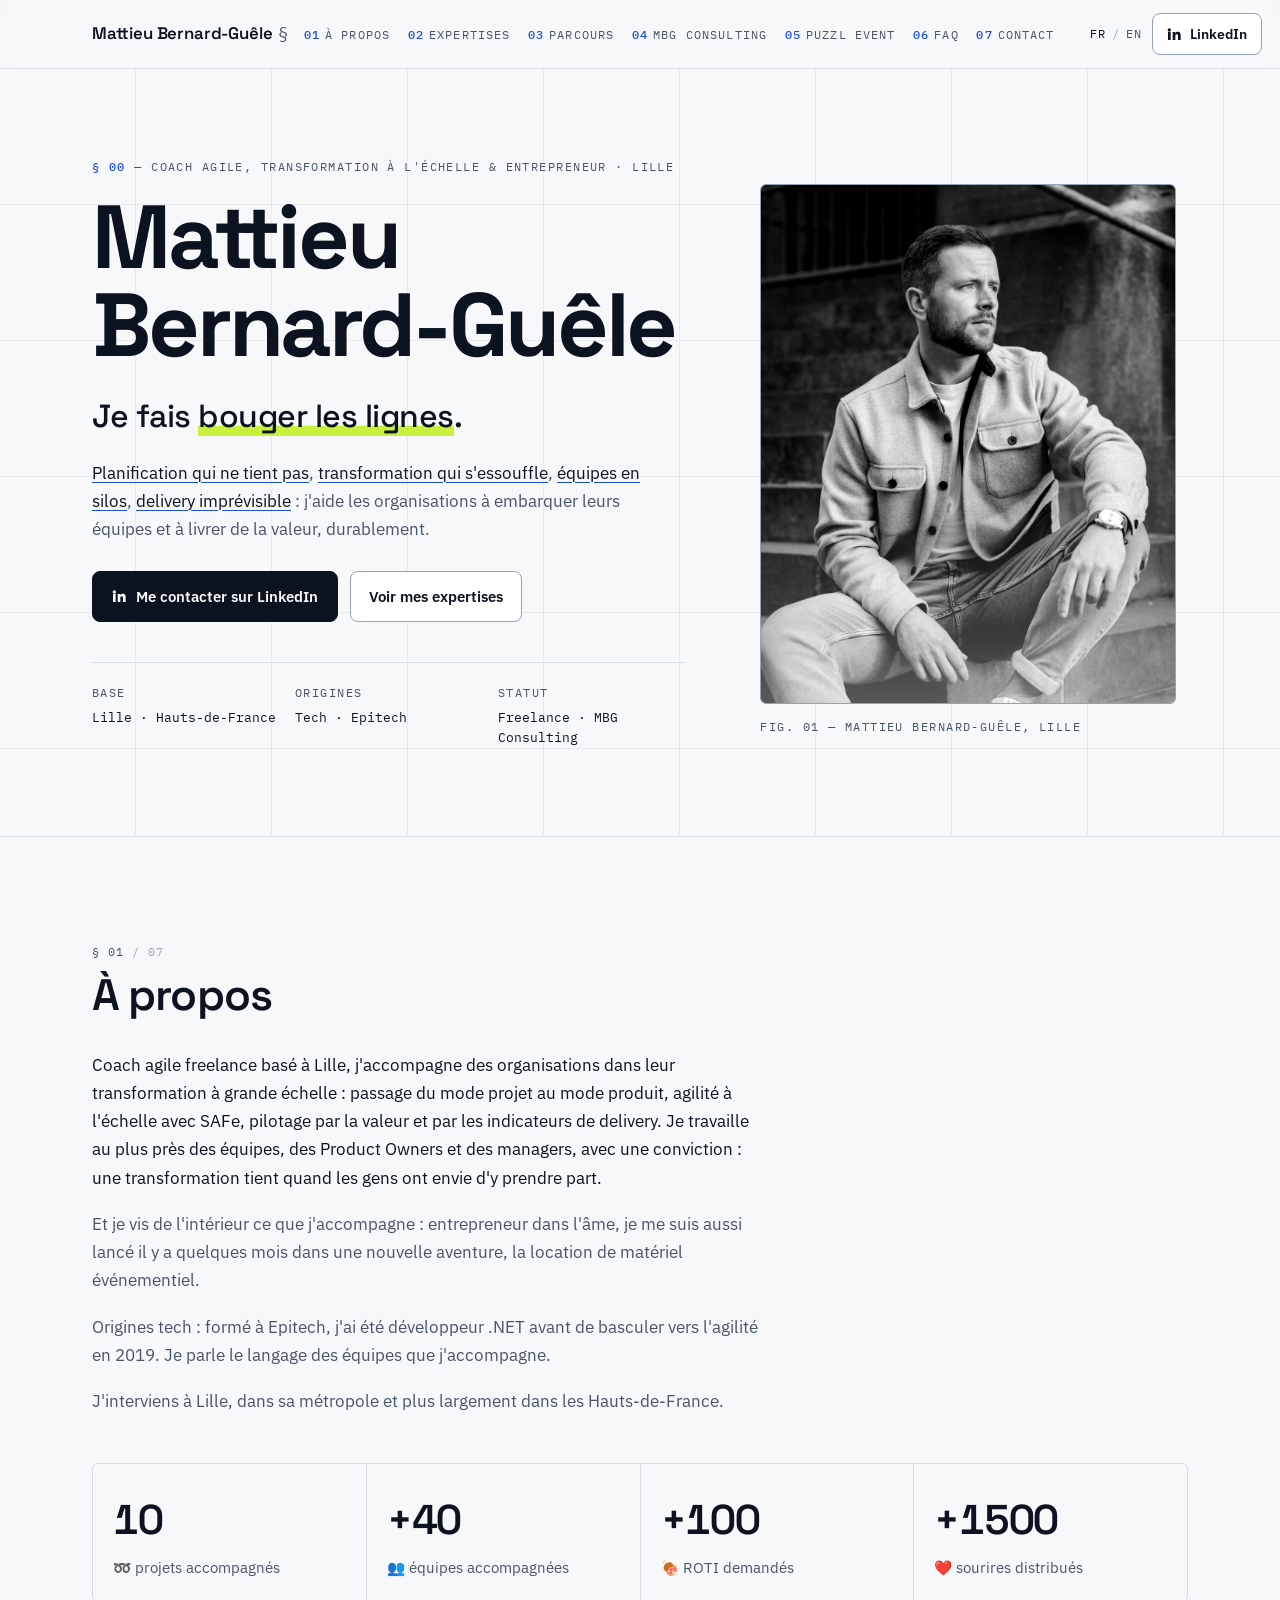
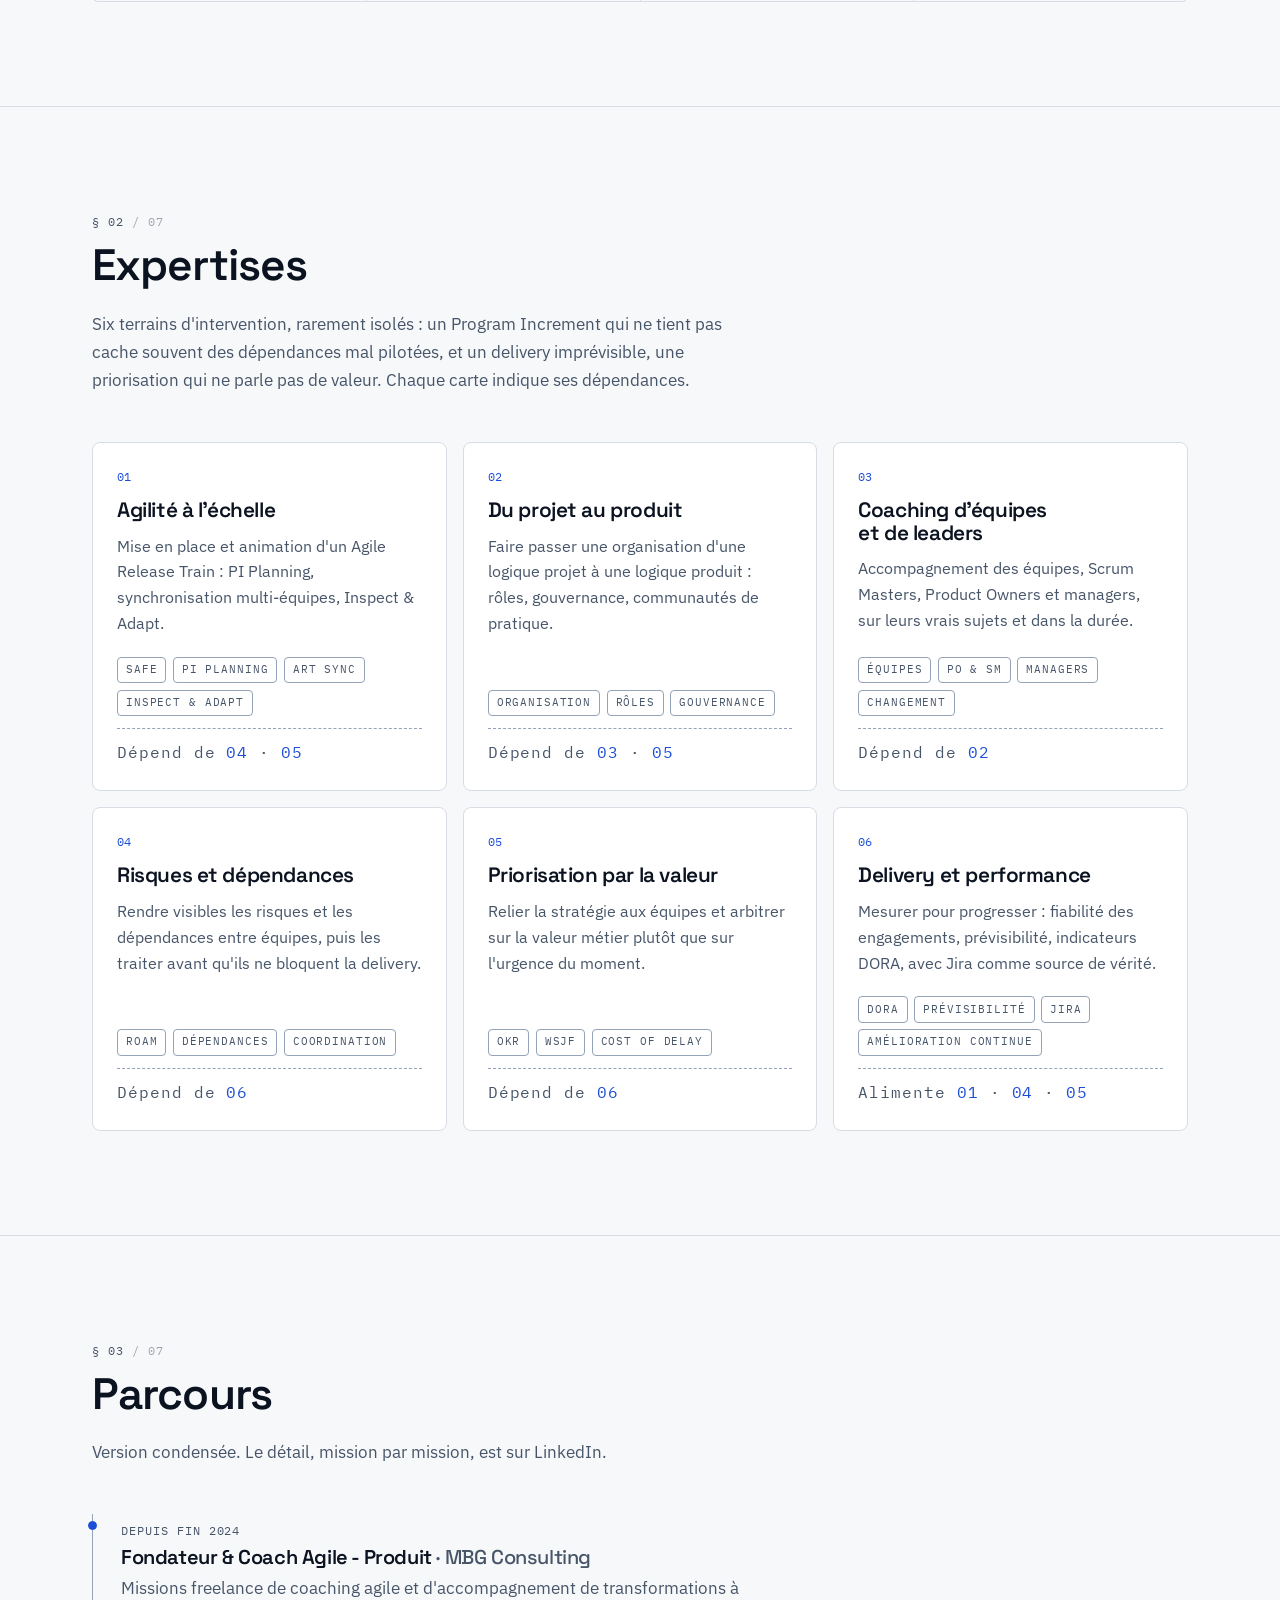
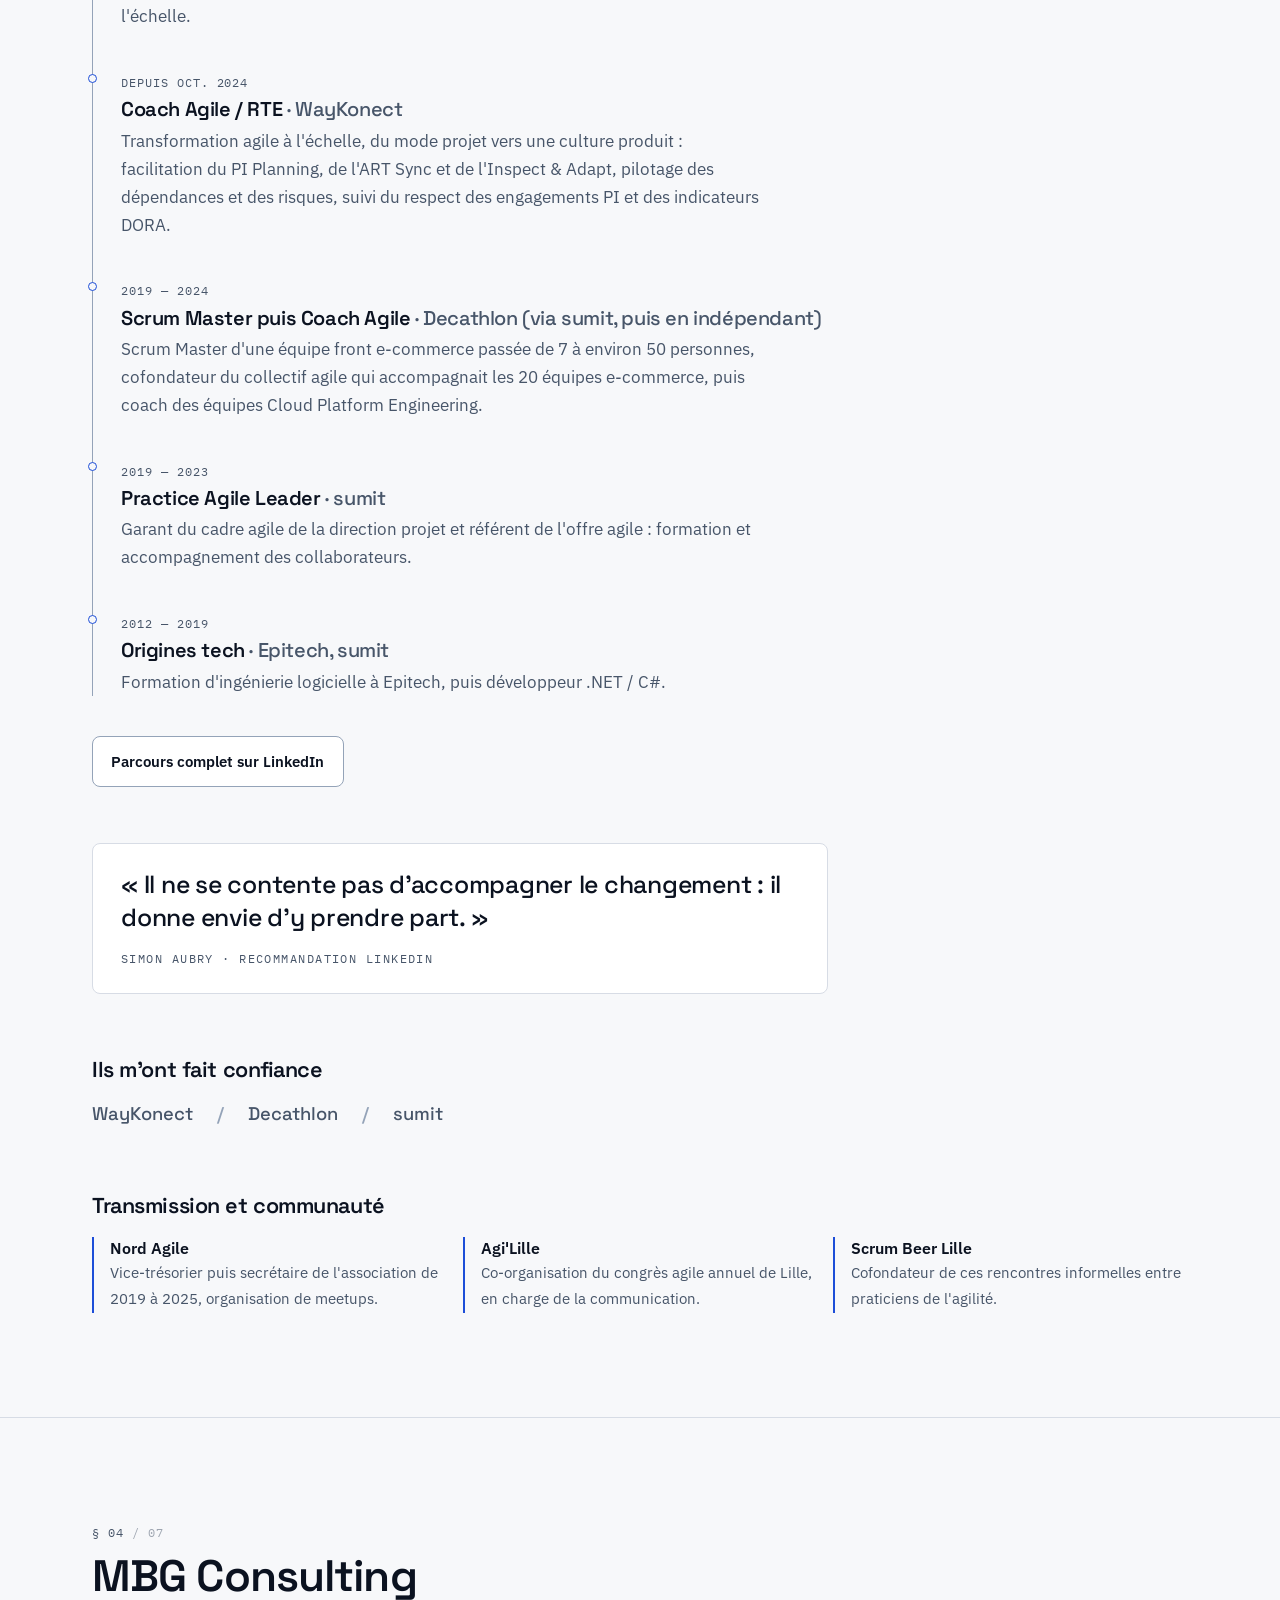
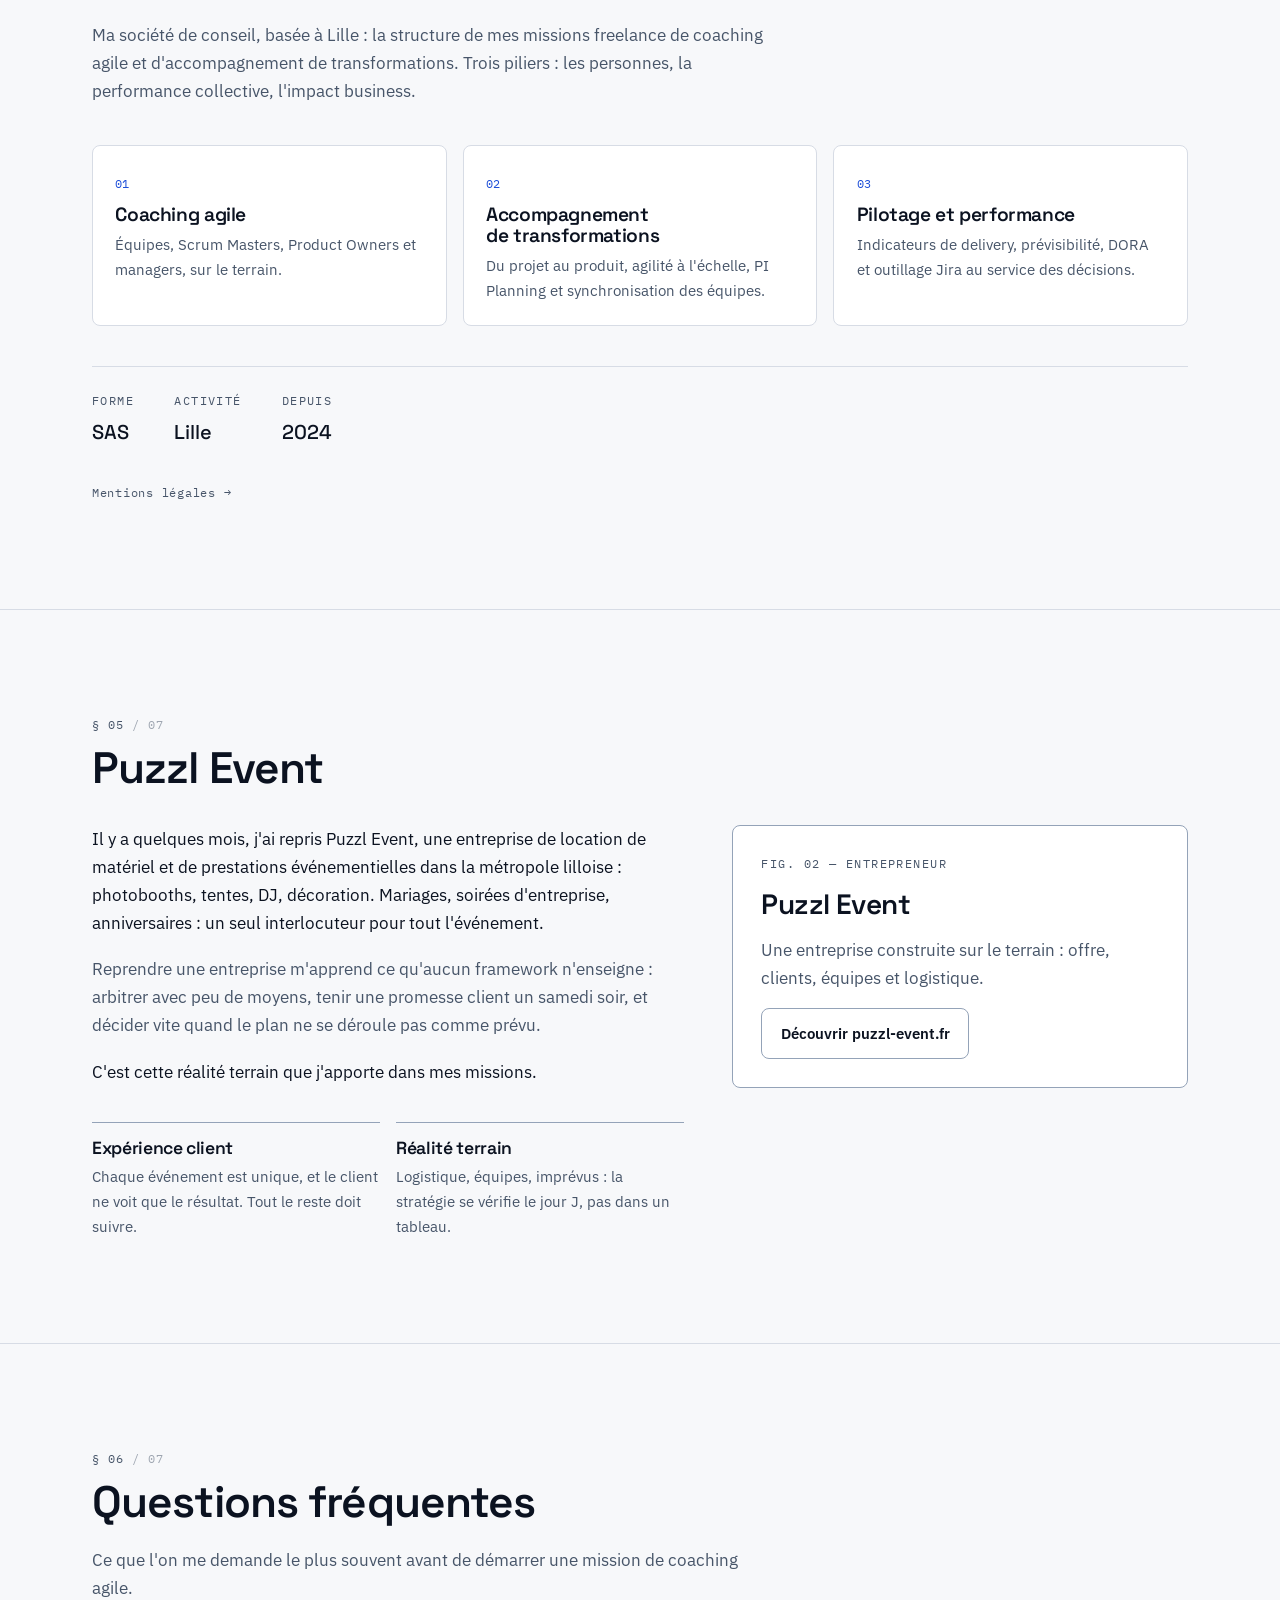
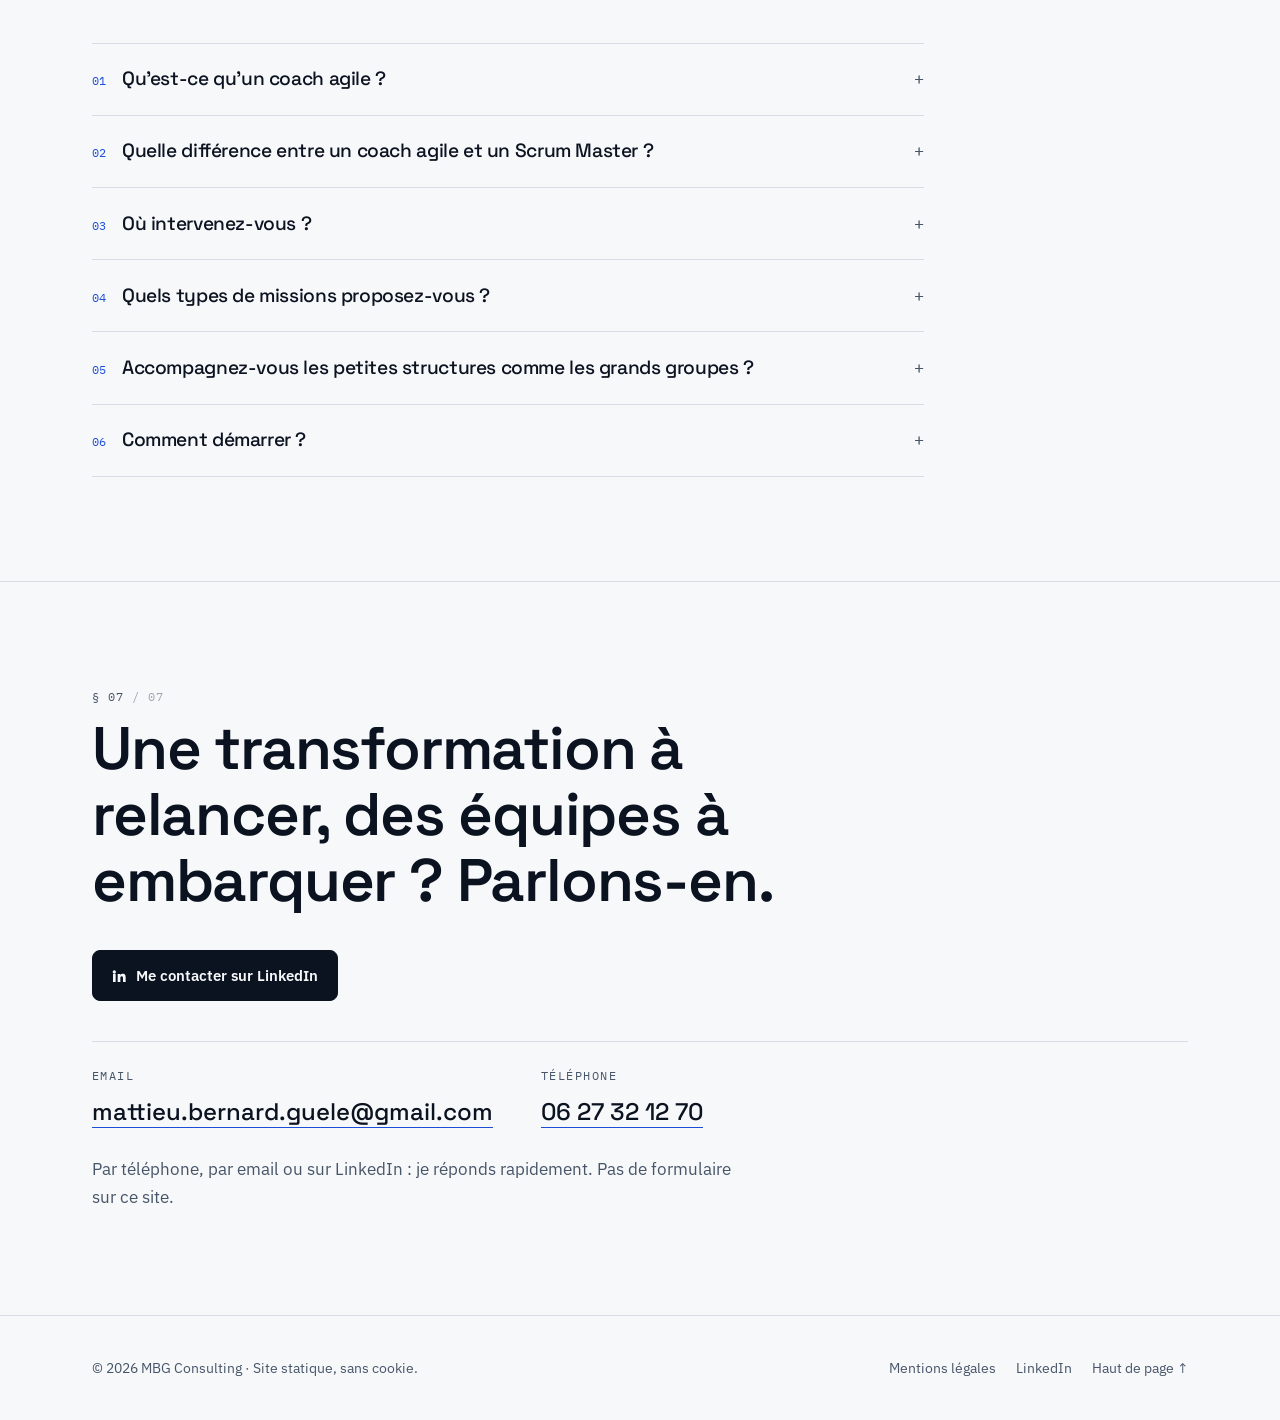
<file: index.html>
<!doctype html>
<html lang="fr">
<head>
<meta charset="utf-8">
<meta name="viewport" content="width=device-width, initial-scale=1, viewport-fit=cover">
<title>Coach Agile à Lille | Mattieu Bernard-Guêle</title>
<meta name="claude:viewport-fit-sides" content="cover">
<meta name="description" content="Coach agile freelance à Lille. Transformation à l'échelle, passage du projet au produit, SAFe, PI Planning et pilotage de la delivery. MBG Consulting.">
<meta name="author" content="Mattieu Bernard-Guêle">
<meta name="theme-color" content="#0b0f1a">
<meta name="color-scheme" content="dark light">
<meta name="geo.region" content="FR-HDF">
<meta name="geo.placename" content="Lille">
<meta property="og:type" content="profile">
<meta property="og:locale" content="fr_FR">
<meta property="og:site_name" content="Mattieu Bernard-Guêle · MBG Consulting">
<meta property="og:title" content="Coach Agile à Lille | Mattieu Bernard-Guêle">
<meta property="og:description" content="Coach agile freelance à Lille. Transformation à l'échelle, passage du projet au produit, SAFe, PI Planning et pilotage de la delivery.">
<meta property="og:image" content="assets/mattieu-bernard-guele-coach-agile-lille.jpg">
<meta name="twitter:card" content="summary_large_image">
<link rel="alternate" hreflang="fr" href="./">
<link rel="alternate" hreflang="en" href="en/">
<link rel="preconnect" href="https://fonts.googleapis.com">
<link rel="preconnect" href="https://fonts.gstatic.com" crossorigin>
<link rel="stylesheet" href="https://fonts.googleapis.com/css2?family=IBM+Plex+Mono:wght@400;500&family=IBM+Plex+Sans:wght@400;500;600&family=Space+Grotesk:wght@500;600;700&display=swap">
<link rel="stylesheet" href="assets/site.css?v=2">
</head>
<body>
<a class="skip" href="#main">Aller au contenu</a>

<header class="site-header">
  <div class="wrap">
    <a class="brand" href="#top">Mattieu Bernard-Guêle<span>§</span></a>
    <nav class="nav" aria-label="Sections">
      <a href="#a-propos"><b>01</b>À propos</a>
      <a href="#expertises"><b>02</b>Expertises</a>
      <a href="#parcours"><b>03</b>Parcours</a>
      <a href="#mbg"><b>04</b>MBG Consulting</a>
      <a href="#puzzl"><b>05</b>Puzzl Event</a>
      <a href="#faq"><b>06</b>FAQ</a>
      <a href="#contact"><b>07</b>Contact</a>
    </nav>
    <div class="header-actions">
      <div class="lang"><a href="./" aria-current="page" lang="fr" title="Français">FR</a><span>/</span><a href="en/" lang="en" hreflang="en" title="English">EN</a></div>
      <a class="btn-li" href="https://www.linkedin.com/in/mattieu-bernard-guele/" target="_blank" rel="noopener" aria-label="LinkedIn (nouvelle fenêtre)"><svg viewBox="0 0 24 24" aria-hidden="true"><path d="M4.98 3.5a2.5 2.5 0 1 1 0 5 2.5 2.5 0 0 1 0-5ZM3 9h4v12H3V9Zm7 0h3.8v1.7h.05c.53-1 1.83-2.05 3.77-2.05C21.6 8.65 22 11.3 22 14.7V21h-4v-5.6c0-1.33-.03-3.05-1.86-3.05-1.86 0-2.14 1.45-2.14 2.95V21h-4V9Z"/></svg>LinkedIn</a>
      <button class="menu-btn" id="menu-btn" type="button" aria-expanded="false" aria-controls="mobile-nav" aria-label="Ouvrir le menu"><svg viewBox="0 0 24 24" fill="none" stroke="currentColor" stroke-width="2" aria-hidden="true"><path d="M4 7h16M4 12h16M4 17h16"/></svg></button>
    </div>
  </div>
  <nav class="mobile-nav" id="mobile-nav" hidden aria-label="Sections">
    <ol class="wrap">
      <li><a href="#a-propos"><b>01</b>À propos</a></li>
      <li><a href="#expertises"><b>02</b>Expertises</a></li>
      <li><a href="#parcours"><b>03</b>Parcours</a></li>
      <li><a href="#mbg"><b>04</b>MBG Consulting</a></li>
      <li><a href="#puzzl"><b>05</b>Puzzl Event</a></li>
      <li><a href="#faq"><b>06</b>FAQ</a></li>
      <li><a href="#contact"><b>07</b>Contact</a></li>
    </ol>
  </nav>
</header>

<main id="main">

<section class="hero" id="top">
  <div class="wrap">
    <div>
      <p class="mono kicker"><b>§ 00</b> — Coach agile, transformation à l'échelle &amp; entrepreneur · Lille</p>
      <h1>Mattieu <span class="surname">Bernard-Guêle</span></h1>
      <p class="tagline">Je fais <mark>bouger les lignes</mark>.</p>
      <p class="lede"><u>Planification qui ne tient pas</u>, <u>transformation qui s'essouffle</u>, <u>équipes en silos</u>, <u>delivery imprévisible</u> : j'aide les organisations à embarquer leurs équipes et à livrer de la valeur, durablement.</p>
      <div class="ctas">
        <a class="btn btn-primary" href="https://www.linkedin.com/in/mattieu-bernard-guele/" target="_blank" rel="noopener"><svg viewBox="0 0 24 24" aria-hidden="true"><path d="M4.98 3.5a2.5 2.5 0 1 1 0 5 2.5 2.5 0 0 1 0-5ZM3 9h4v12H3V9Zm7 0h3.8v1.7h.05c.53-1 1.83-2.05 3.77-2.05C21.6 8.65 22 11.3 22 14.7V21h-4v-5.6c0-1.33-.03-3.05-1.86-3.05-1.86 0-2.14 1.45-2.14 2.95V21h-4V9Z"/></svg>Me contacter sur LinkedIn</a>
        <a class="btn btn-ghost" href="#expertises">Voir mes expertises</a>
      </div>
      <dl class="facts">
        <div><dt class="mono">Base</dt><dd>Lille · Hauts-de-France</dd></div>
        <div><dt class="mono">Origines</dt><dd>Tech · Epitech</dd></div>
        <div><dt class="mono">Statut</dt><dd>Freelance · MBG Consulting</dd></div>
      </dl>
    </div>
    <figure class="portrait">
      <div class="frame"><img src="assets/mattieu-bernard-guele-coach-agile-lille.jpg" alt="Mattieu Bernard-Guêle, coach agile à Lille, portrait en noir et blanc, assis sur des marches en pierre" width="1066" height="1600"></div>
      <figcaption class="mono">Fig. 01 — Mattieu Bernard-Guêle, Lille</figcaption>
    </figure>
  </div>
</section>

<section class="block" id="a-propos">
  <div class="wrap">
    <p class="sec-label">§ 01 <i>/ 07</i></p>
    <h2>À propos</h2>
    <div class="prose">
      <p>Coach agile freelance basé à Lille, j'accompagne des organisations dans leur transformation à grande échelle : passage du mode projet au mode produit, agilité à l'échelle avec SAFe, pilotage par la valeur et par les indicateurs de delivery. Je travaille au plus près des équipes, des Product Owners et des managers, avec une conviction : une transformation tient quand les gens ont envie d'y prendre part.</p>
      <p>Et je vis de l'intérieur ce que j'accompagne : entrepreneur dans l'âme, je me suis aussi lancé il y a quelques mois dans une nouvelle aventure, la location de matériel événementiel.</p>
      <p>Origines tech : formé à Epitech, j'ai été développeur .NET avant de basculer vers l'agilité en 2019. Je parle le langage des équipes que j'accompagne.</p>
      <p>J'interviens à Lille, dans sa métropole et plus largement dans les Hauts-de-France.</p>
    </div>
    <ul class="stats">
      <li><strong>10</strong><span>➿ projets accompagnés</span></li>
      <li><strong>+40</strong><span>👥 équipes accompagnées</span></li>
      <li><strong>+100</strong><span>🍖 ROTI demandés</span></li>
      <li><strong>+1500</strong><span>❤️ sourires distribués</span></li>
    </ul>
  </div>
</section>

<section class="block" id="expertises">
  <div class="wrap">
    <p class="sec-label">§ 02 <i>/ 07</i></p>
    <h2>Expertises</h2>
    <p class="intro">Six terrains d'intervention, rarement isolés : un Program Increment qui ne tient pas cache souvent des dépendances mal pilotées, et un delivery imprévisible, une priorisation qui ne parle pas de valeur. Chaque carte indique ses dépendances.</p>
    <ol class="cards">
      <li class="card" id="exp-1">
        <span class="num">01</span>
        <h3>Agilité à l'échelle</h3>
        <p>Mise en place et animation d'un Agile Release Train : PI Planning, synchronisation multi-équipes, Inspect &amp; Adapt.</p>
        <ul class="tags"><li>SAFe</li><li>PI Planning</li><li>ART Sync</li><li>Inspect &amp; Adapt</li></ul>
        <p class="deps">Dépend de <a href="#exp-4" data-dep="exp-4">04</a> · <a href="#exp-5" data-dep="exp-5">05</a></p>
      </li>
      <li class="card" id="exp-2">
        <span class="num">02</span>
        <h3>Du projet au produit</h3>
        <p>Faire passer une organisation d'une logique projet à une logique produit : rôles, gouvernance, communautés de pratique.</p>
        <ul class="tags"><li>Organisation</li><li>Rôles</li><li>Gouvernance</li></ul>
        <p class="deps">Dépend de <a href="#exp-3" data-dep="exp-3">03</a> · <a href="#exp-5" data-dep="exp-5">05</a></p>
      </li>
      <li class="card" id="exp-3">
        <span class="num">03</span>
        <h3>Coaching d'équipes et de leaders</h3>
        <p>Accompagnement des équipes, Scrum Masters, Product Owners et managers, sur leurs vrais sujets et dans la durée.</p>
        <ul class="tags"><li>Équipes</li><li>PO &amp; SM</li><li>Managers</li><li>Changement</li></ul>
        <p class="deps">Dépend de <a href="#exp-2" data-dep="exp-2">02</a></p>
      </li>
      <li class="card" id="exp-4">
        <span class="num">04</span>
        <h3>Risques et dépendances</h3>
        <p>Rendre visibles les risques et les dépendances entre équipes, puis les traiter avant qu'ils ne bloquent la delivery.</p>
        <ul class="tags"><li>ROAM</li><li>Dépendances</li><li>Coordination</li></ul>
        <p class="deps">Dépend de <a href="#exp-6" data-dep="exp-6">06</a></p>
      </li>
      <li class="card" id="exp-5">
        <span class="num">05</span>
        <h3>Priorisation par la valeur</h3>
        <p>Relier la stratégie aux équipes et arbitrer sur la valeur métier plutôt que sur l'urgence du moment.</p>
        <ul class="tags"><li>OKR</li><li>WSJF</li><li>Cost of Delay</li></ul>
        <p class="deps">Dépend de <a href="#exp-6" data-dep="exp-6">06</a></p>
      </li>
      <li class="card" id="exp-6">
        <span class="num">06</span>
        <h3>Delivery et performance</h3>
        <p>Mesurer pour progresser : fiabilité des engagements, prévisibilité, indicateurs DORA, avec Jira comme source de vérité.</p>
        <ul class="tags"><li>DORA</li><li>Prévisibilité</li><li>Jira</li><li>Amélioration continue</li></ul>
        <p class="deps">Alimente <a href="#exp-1" data-dep="exp-1">01</a> · <a href="#exp-4" data-dep="exp-4">04</a> · <a href="#exp-5" data-dep="exp-5">05</a></p>
      </li>
    </ol>
  </div>
</section>

<section class="block" id="parcours">
  <div class="wrap">
    <p class="sec-label">§ 03 <i>/ 07</i></p>
    <h2>Parcours</h2>
    <p class="intro">Version condensée. Le détail, mission par mission, est sur LinkedIn.</p>
    <ol class="timeline">
      <li>
        <p class="when">Depuis fin 2024</p>
        <h3>Fondateur &amp; Coach Agile - Produit <span>· MBG Consulting</span></h3>
        <p>Missions freelance de coaching agile et d'accompagnement de transformations à l'échelle.</p>
      </li>
      <li>
        <p class="when">Depuis oct. 2024</p>
        <h3>Coach Agile / RTE <span>· WayKonect</span></h3>
        <p>Transformation agile à l'échelle, du mode projet vers une culture produit : facilitation du PI Planning, de l'ART Sync et de l'Inspect &amp; Adapt, pilotage des dépendances et des risques, suivi du respect des engagements PI et des indicateurs DORA.</p>
      </li>
      <li>
        <p class="when">2019 — 2024</p>
        <h3>Scrum Master puis Coach Agile <span>· Decathlon (via sumit, puis en indépendant)</span></h3>
        <p>Scrum Master d'une équipe front e-commerce passée de 7 à environ 50 personnes, cofondateur du collectif agile qui accompagnait les 20 équipes e-commerce, puis coach des équipes Cloud Platform Engineering.</p>
      </li>
      <li>
        <p class="when">2019 — 2023</p>
        <h3>Practice Agile Leader <span>· sumit</span></h3>
        <p>Garant du cadre agile de la direction projet et référent de l'offre agile : formation et accompagnement des collaborateurs.</p>
      </li>
      <li>
        <p class="when">2012 — 2019</p>
        <h3>Origines tech <span>· Epitech, sumit</span></h3>
        <p>Formation d'ingénierie logicielle à Epitech, puis développeur .NET / C#.</p>
      </li>
    </ol>
    <div class="links-row">
      <a class="btn btn-ghost" href="https://www.linkedin.com/in/mattieu-bernard-guele/" target="_blank" rel="noopener">Parcours complet sur LinkedIn</a>
    </div>

    <blockquote class="reco">
      <p>« Il ne se contente pas d'accompagner le changement : il donne envie d'y prendre part. »</p>
      <footer class="mono">Simon Aubry · recommandation LinkedIn</footer>
    </blockquote>

    <h3 class="subhead">Ils m'ont fait confiance</h3>
    <ul class="logos">
      <li>WayKonect</li>
      <li>Decathlon</li>
      <li>sumit</li>
    </ul>

    <h3 class="subhead">Transmission et communauté</h3>
    <ul class="community">
      <li><h4>Nord Agile</h4><p>Vice-trésorier puis secrétaire de l'association de 2019 à 2025, organisation de meetups.</p></li>
      <li><h4>Agi'Lille</h4><p>Co-organisation du congrès agile annuel de Lille, en charge de la communication.</p></li>
      <li><h4>Scrum Beer Lille</h4><p>Cofondateur de ces rencontres informelles entre praticiens de l'agilité.</p></li>
    </ul>
  </div>
</section>

<section class="block" id="mbg">
  <div class="wrap">
    <p class="sec-label">§ 04 <i>/ 07</i></p>
    <h2>MBG Consulting</h2>
    <p class="intro">Ma société de conseil, basée à Lille : la structure de mes missions freelance de coaching agile et d'accompagnement de transformations. Trois piliers : les personnes, la performance collective, l'impact business.</p>
    <ol class="offers">
      <li><span class="num">01</span><h3>Coaching agile</h3><p>Équipes, Scrum Masters, Product Owners et managers, sur le terrain.</p></li>
      <li><span class="num">02</span><h3>Accompagnement de transformations</h3><p>Du projet au produit, agilité à l'échelle, PI Planning et synchronisation des équipes.</p></li>
      <li><span class="num">03</span><h3>Pilotage et performance</h3><p>Indicateurs de delivery, prévisibilité, DORA et outillage Jira au service des décisions.</p></li>
    </ol>
    <dl class="company">
      <div><dt class="mono">Forme</dt><dd>SAS</dd></div>
      <div><dt class="mono">Activité</dt><dd>Lille</dd></div>
      <div><dt class="mono">Depuis</dt><dd>2024</dd></div>
    </dl>
    <p class="legal-link"><a href="mentions-legales.html">Mentions légales →</a></p>
  </div>
</section>

<section class="block" id="puzzl">
  <div class="wrap">
    <p class="sec-label">§ 05 <i>/ 07</i></p>
    <h2>Puzzl Event</h2>
    <div class="venture">
      <div>
        <div class="prose" style="margin-top:0">
          <p>Il y a quelques mois, j'ai repris Puzzl Event, une entreprise de location de matériel et de prestations événementielles dans la métropole lilloise : photobooths, tentes, DJ, décoration. Mariages, soirées d'entreprise, anniversaires : un seul interlocuteur pour tout l'événement.</p>
          <p>Reprendre une entreprise m'apprend ce qu'aucun framework n'enseigne : arbitrer avec peu de moyens, tenir une promesse client un samedi soir, et décider vite quand le plan ne se déroule pas comme prévu.</p>
          <p class="strong">C'est cette réalité terrain que j'apporte dans mes missions.</p>
        </div>
        <ul class="pillars">
          <li><h3>Expérience client</h3><p>Chaque événement est unique, et le client ne voit que le résultat. Tout le reste doit suivre.</p></li>
          <li><h3>Réalité terrain</h3><p>Logistique, équipes, imprévus : la stratégie se vérifie le jour J, pas dans un tableau.</p></li>
        </ul>
      </div>
      <aside class="fig-card">
        <p class="mono">Fig. 02 — Entrepreneur</p>
        <h3>Puzzl Event</h3>
        <p>Une entreprise construite sur le terrain : offre, clients, équipes et logistique.</p>
        <a class="btn btn-ghost" href="https://puzzl-event.fr" target="_blank" rel="noopener" style="justify-self:start">Découvrir puzzl-event.fr</a>
      </aside>
    </div>
  </div>
</section>

<section class="block" id="faq">
  <div class="wrap">
    <p class="sec-label">§ 06 <i>/ 07</i></p>
    <h2>Questions fréquentes</h2>
    <p class="intro">Ce que l'on me demande le plus souvent avant de démarrer une mission de coaching agile.</p>
    <div class="faq">
      <details>
        <summary><span class="num">01</span><h3>Qu'est-ce qu'un coach agile ?</h3><span class="pm" aria-hidden="true">+</span></summary>
        <p>Un coach agile aide une organisation à mieux travailler ensemble pour livrer de la valeur : clarifier les rôles, installer des rituels qui servent vraiment, synchroniser les équipes, rendre visibles les risques et les dépendances, et mesurer les progrès. Je travaille aux côtés des équipes, des Product Owners, des Scrum Masters et des managers, sur leurs vrais sujets.</p>
      </details>
      <details>
        <summary><span class="num">02</span><h3>Quelle différence entre un coach agile et un Scrum Master ?</h3><span class="pm" aria-hidden="true">+</span></summary>
        <p>Le Scrum Master accompagne une équipe au quotidien. Le coach agile intervient à l'échelle de plusieurs équipes et de l'organisation : agilité à l'échelle, transformation du mode projet vers le mode produit, coaching des managers et des Scrum Masters eux-mêmes. Les blocages se situent presque toujours entre les équipes, c'est là que j'interviens.</p>
      </details>
      <details>
        <summary><span class="num">03</span><h3>Où intervenez-vous ?</h3><span class="pm" aria-hidden="true">+</span></summary>
        <p>Je suis basé à Lille et j'interviens sur site dans la métropole lilloise et dans les Hauts-de-France. Pour une autre région ou un format à distance, parlons-en.</p>
      </details>
      <details>
        <summary><span class="num">04</span><h3>Quels types de missions proposez-vous ?</h3><span class="pm" aria-hidden="true">+</span></summary>
        <p>Des missions freelance de coaching agile via MBG Consulting, l'accompagnement de transformations à l'échelle (SAFe, PI Planning, passage au mode produit), le coaching de Scrum Masters, de Product Owners et de managers, et la mise en place d'indicateurs de pilotage de la delivery.</p>
      </details>
      <details>
        <summary><span class="num">05</span><h3>Accompagnez-vous les petites structures comme les grands groupes ?</h3><span class="pm" aria-hidden="true">+</span></summary>
        <p>Oui. J'ai accompagné de grandes organisations comme Decathlon, avec ses 20 équipes e-commerce, ou WayKonect et son train agile, et je vis au quotidien la réalité d'une petite entreprise en tant qu'entrepreneur. Je connais la coordination de dizaines d'équipes autant que les arbitrages avec peu de moyens.</p>
      </details>
      <details>
        <summary><span class="num">06</span><h3>Comment démarrer ?</h3><span class="pm" aria-hidden="true">+</span></summary>
        <p>Appelez-moi, écrivez-moi par email ou sur LinkedIn. On fait le point sur votre contexte et sur ce qui coince, sans engagement.</p>
      </details>
    </div>
  </div>
</section>

<section class="block contact" id="contact">
  <div class="wrap">
    <p class="sec-label">§ 07 <i>/ 07</i></p>
    <h2>Une transformation à relancer, des équipes à embarquer ? Parlons-en.</h2>
    <div class="ctas">
      <a class="btn btn-primary" href="https://www.linkedin.com/in/mattieu-bernard-guele/" target="_blank" rel="noopener"><svg viewBox="0 0 24 24" aria-hidden="true"><path d="M4.98 3.5a2.5 2.5 0 1 1 0 5 2.5 2.5 0 0 1 0-5ZM3 9h4v12H3V9Zm7 0h3.8v1.7h.05c.53-1 1.83-2.05 3.77-2.05C21.6 8.65 22 11.3 22 14.7V21h-4v-5.6c0-1.33-.03-3.05-1.86-3.05-1.86 0-2.14 1.45-2.14 2.95V21h-4V9Z"/></svg>Me contacter sur LinkedIn</a>
    </div>
    <dl class="coords">
      <div><dt class="mono">Email</dt><dd><a href="mailto:mattieu.bernard.guele@gmail.com">mattieu.bernard.guele@gmail.com</a></dd></div>
      <div><dt class="mono">Téléphone</dt><dd><a href="tel:+33627321270">06 27 32 12 70</a></dd></div>
    </dl>
    <p class="note">Par téléphone, par email ou sur LinkedIn : je réponds rapidement. Pas de formulaire sur ce site.</p>
  </div>
</section>

</main>

<footer class="site">
  <div class="wrap">
    <p>© 2026 MBG Consulting · Site statique, sans cookie.</p>
    <nav aria-label="Liens">
      <a href="mentions-legales.html">Mentions légales</a>
      <a href="https://www.linkedin.com/in/mattieu-bernard-guele/" target="_blank" rel="noopener">LinkedIn</a>
      <a href="#top">Haut de page ↑</a>
    </nav>
  </div>
</footer>

<script>
(function(){
  var btn=document.getElementById('menu-btn'), nav=document.getElementById('mobile-nav');
  btn.addEventListener('click',function(){
    var open=nav.hidden; nav.hidden=!open;
    btn.setAttribute('aria-expanded',String(open));
    btn.setAttribute('aria-label',open?'Fermer le menu':'Ouvrir le menu');
  });
  nav.addEventListener('click',function(e){ if(e.target.closest('a')){ nav.hidden=true; btn.setAttribute('aria-expanded','false'); } });
  // highlight dependent cards on hover
  document.querySelectorAll('.card').forEach(function(card){
    var deps=[].map.call(card.querySelectorAll('[data-dep]'),function(a){return document.getElementById(a.dataset.dep)});
    card.addEventListener('mouseenter',function(){deps.forEach(function(d){d&&d.classList.add('linked')})});
    card.addEventListener('mouseleave',function(){deps.forEach(function(d){d&&d.classList.remove('linked')})});
  });
})();
</script>
</body>
</html>
</file>
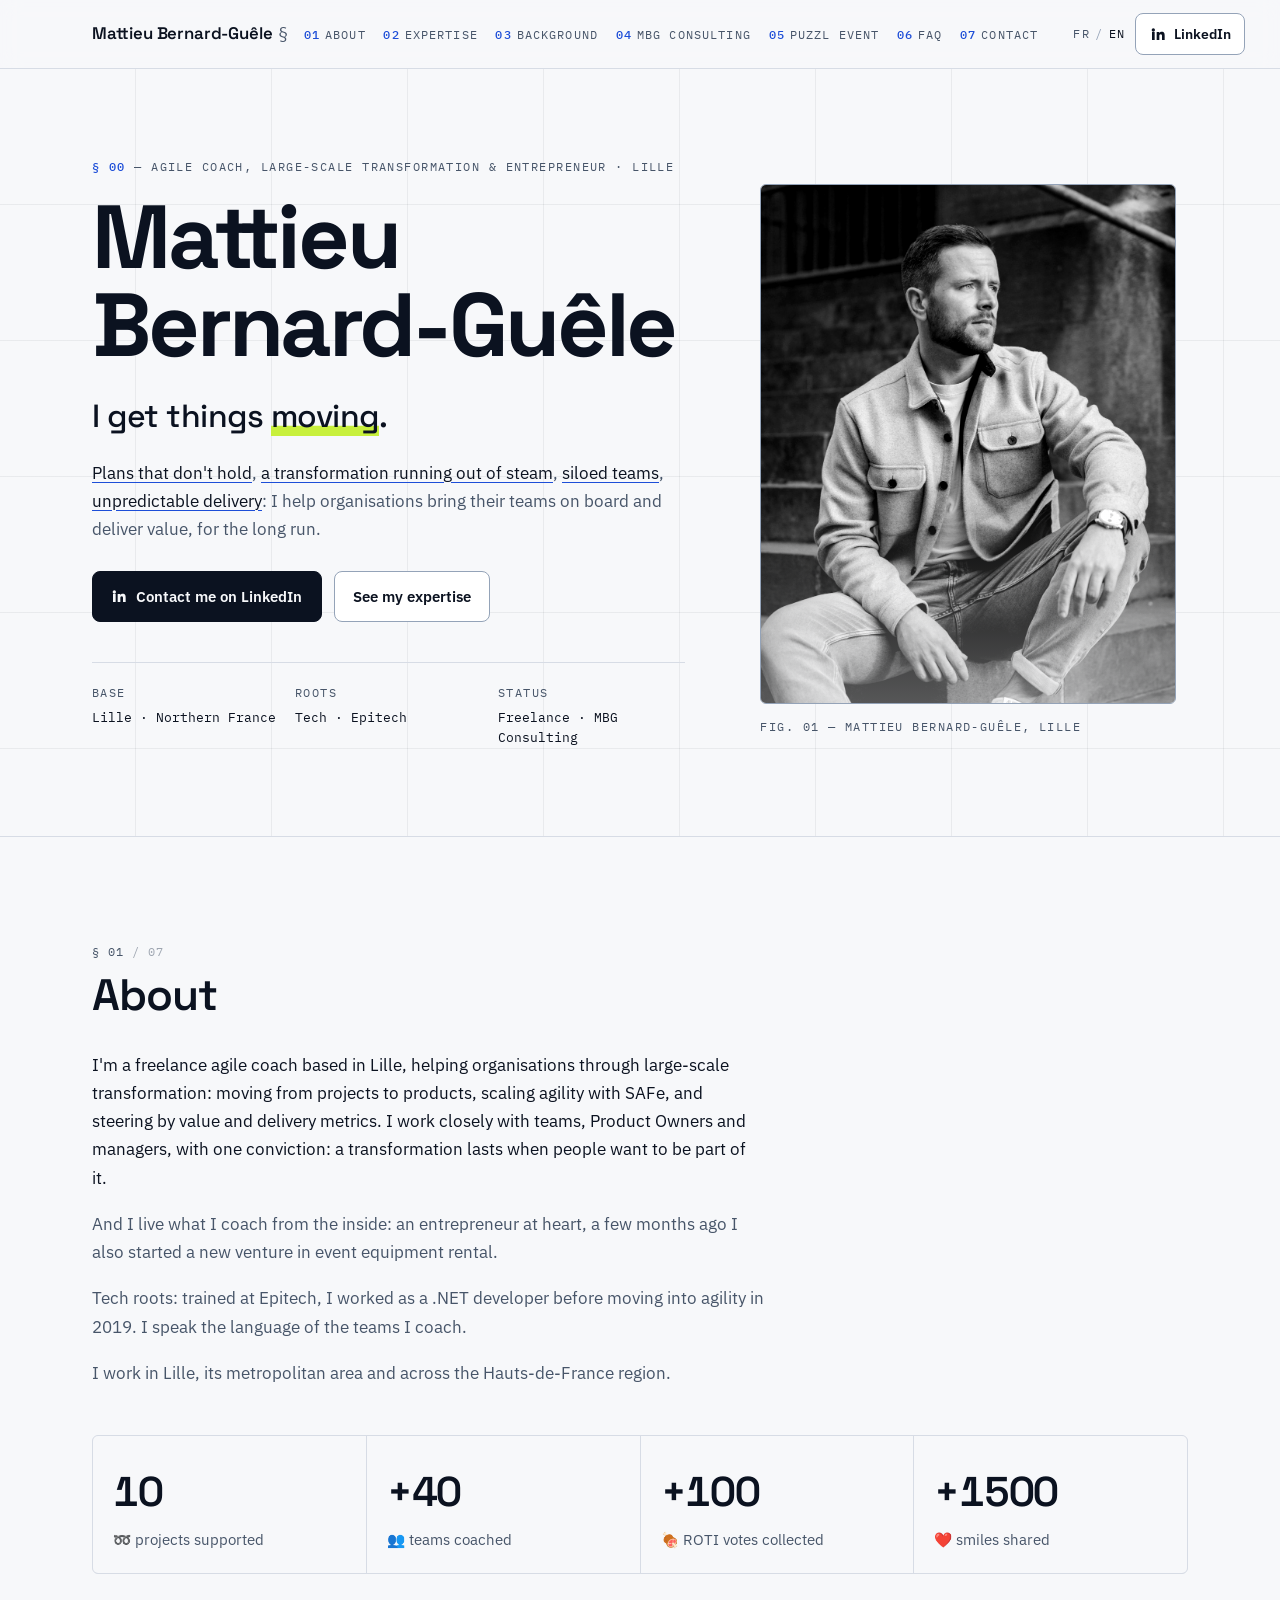
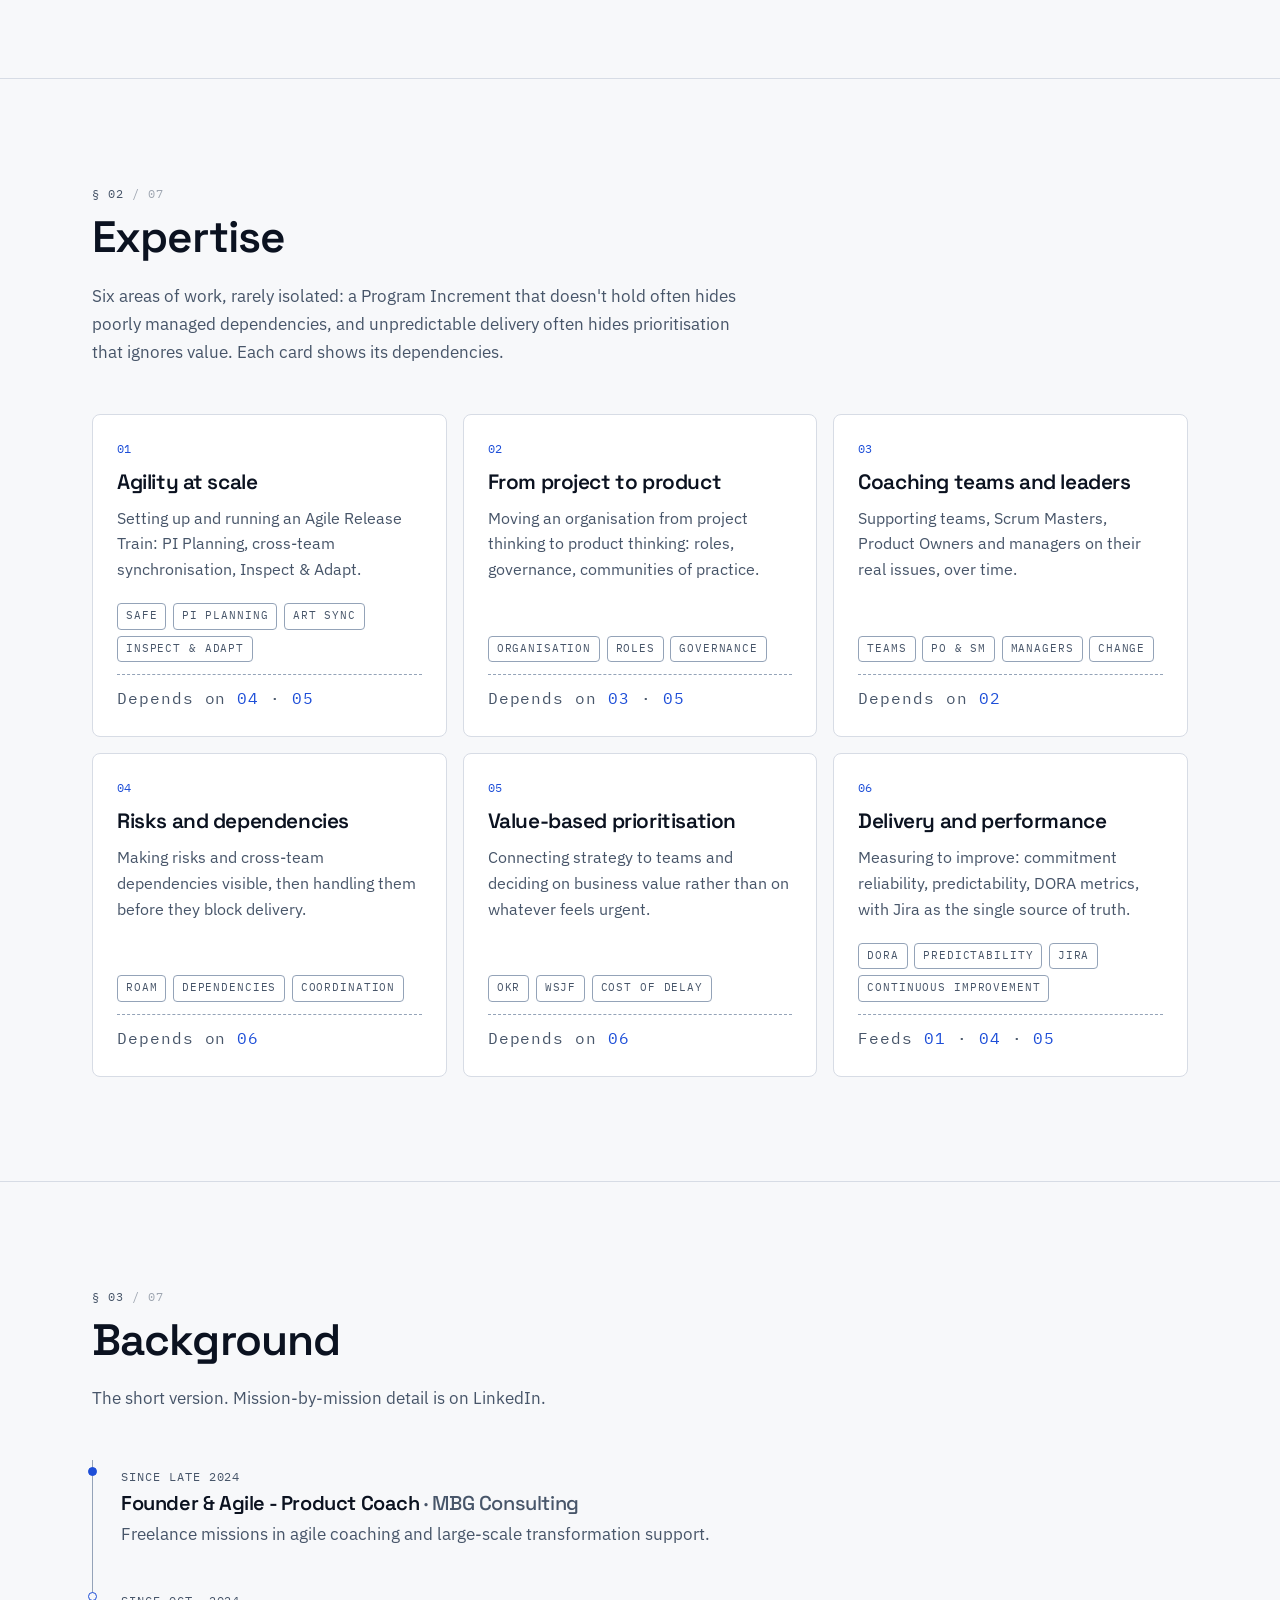
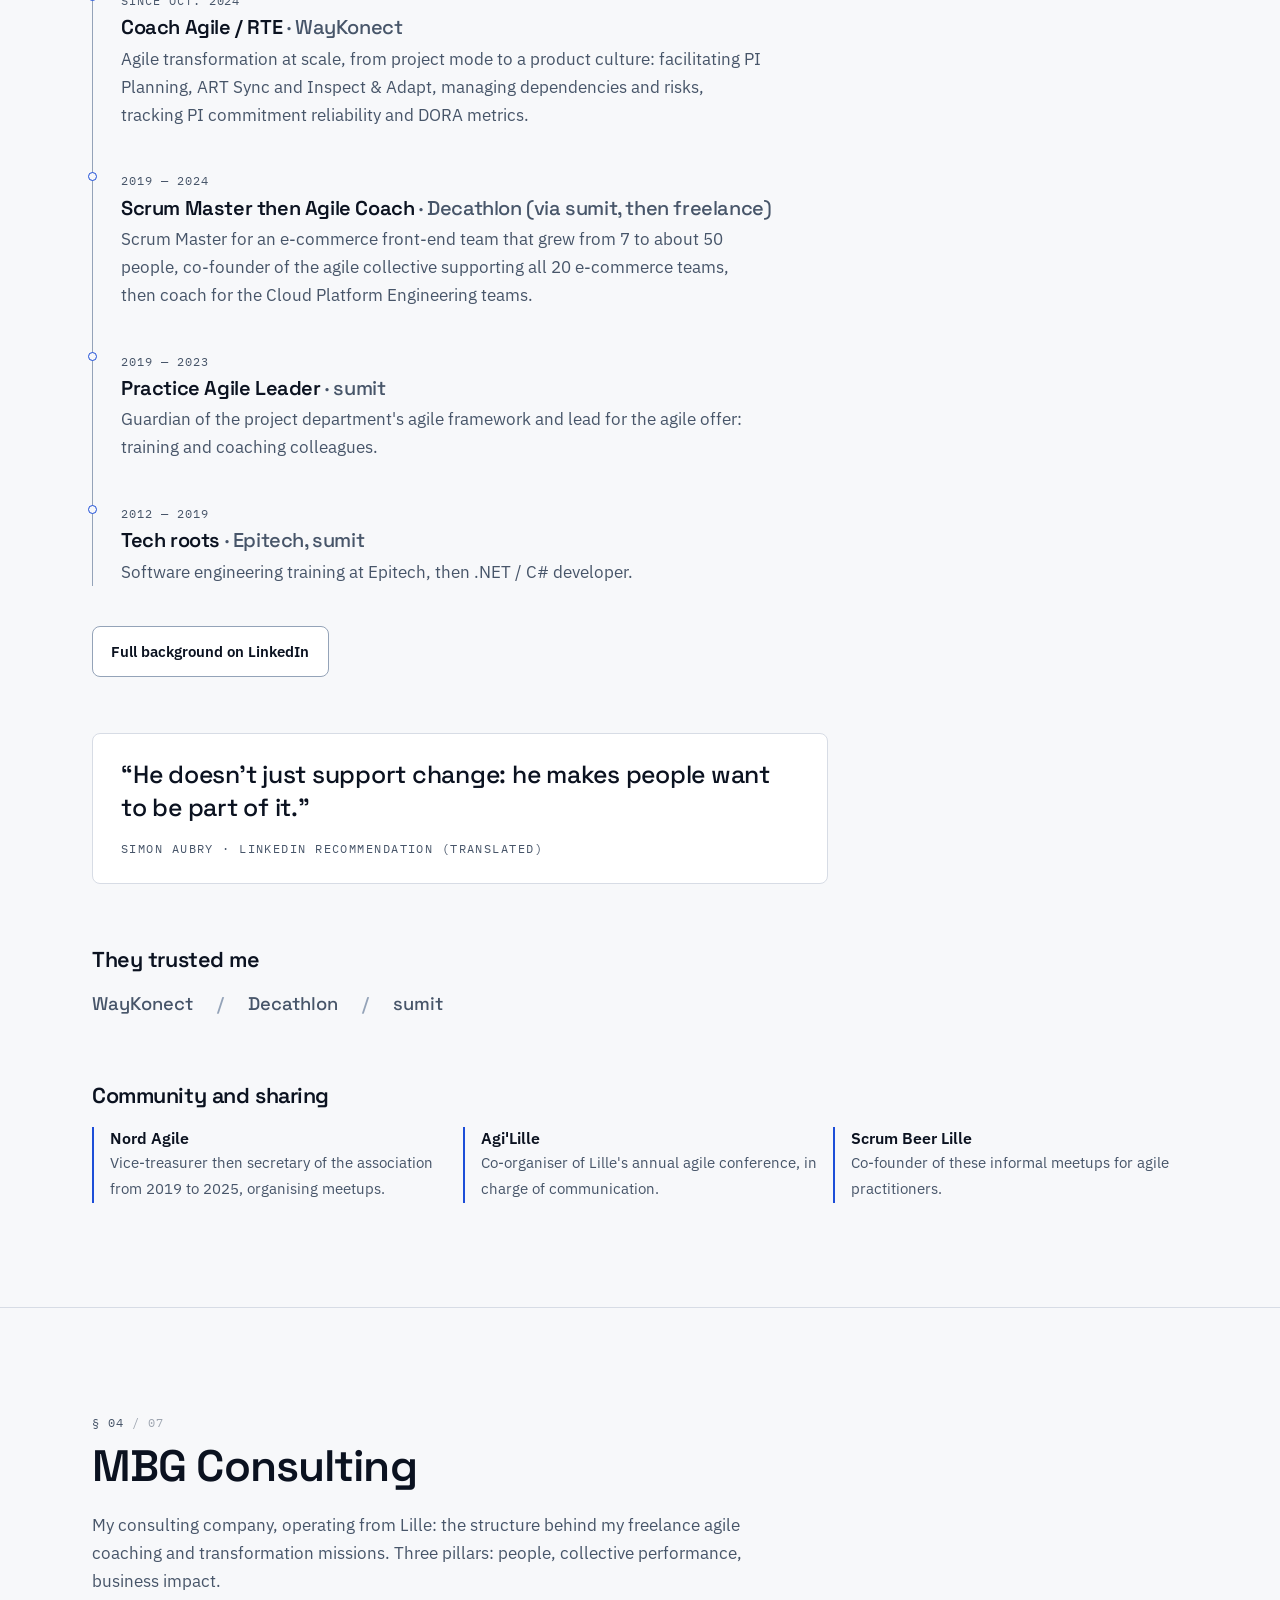
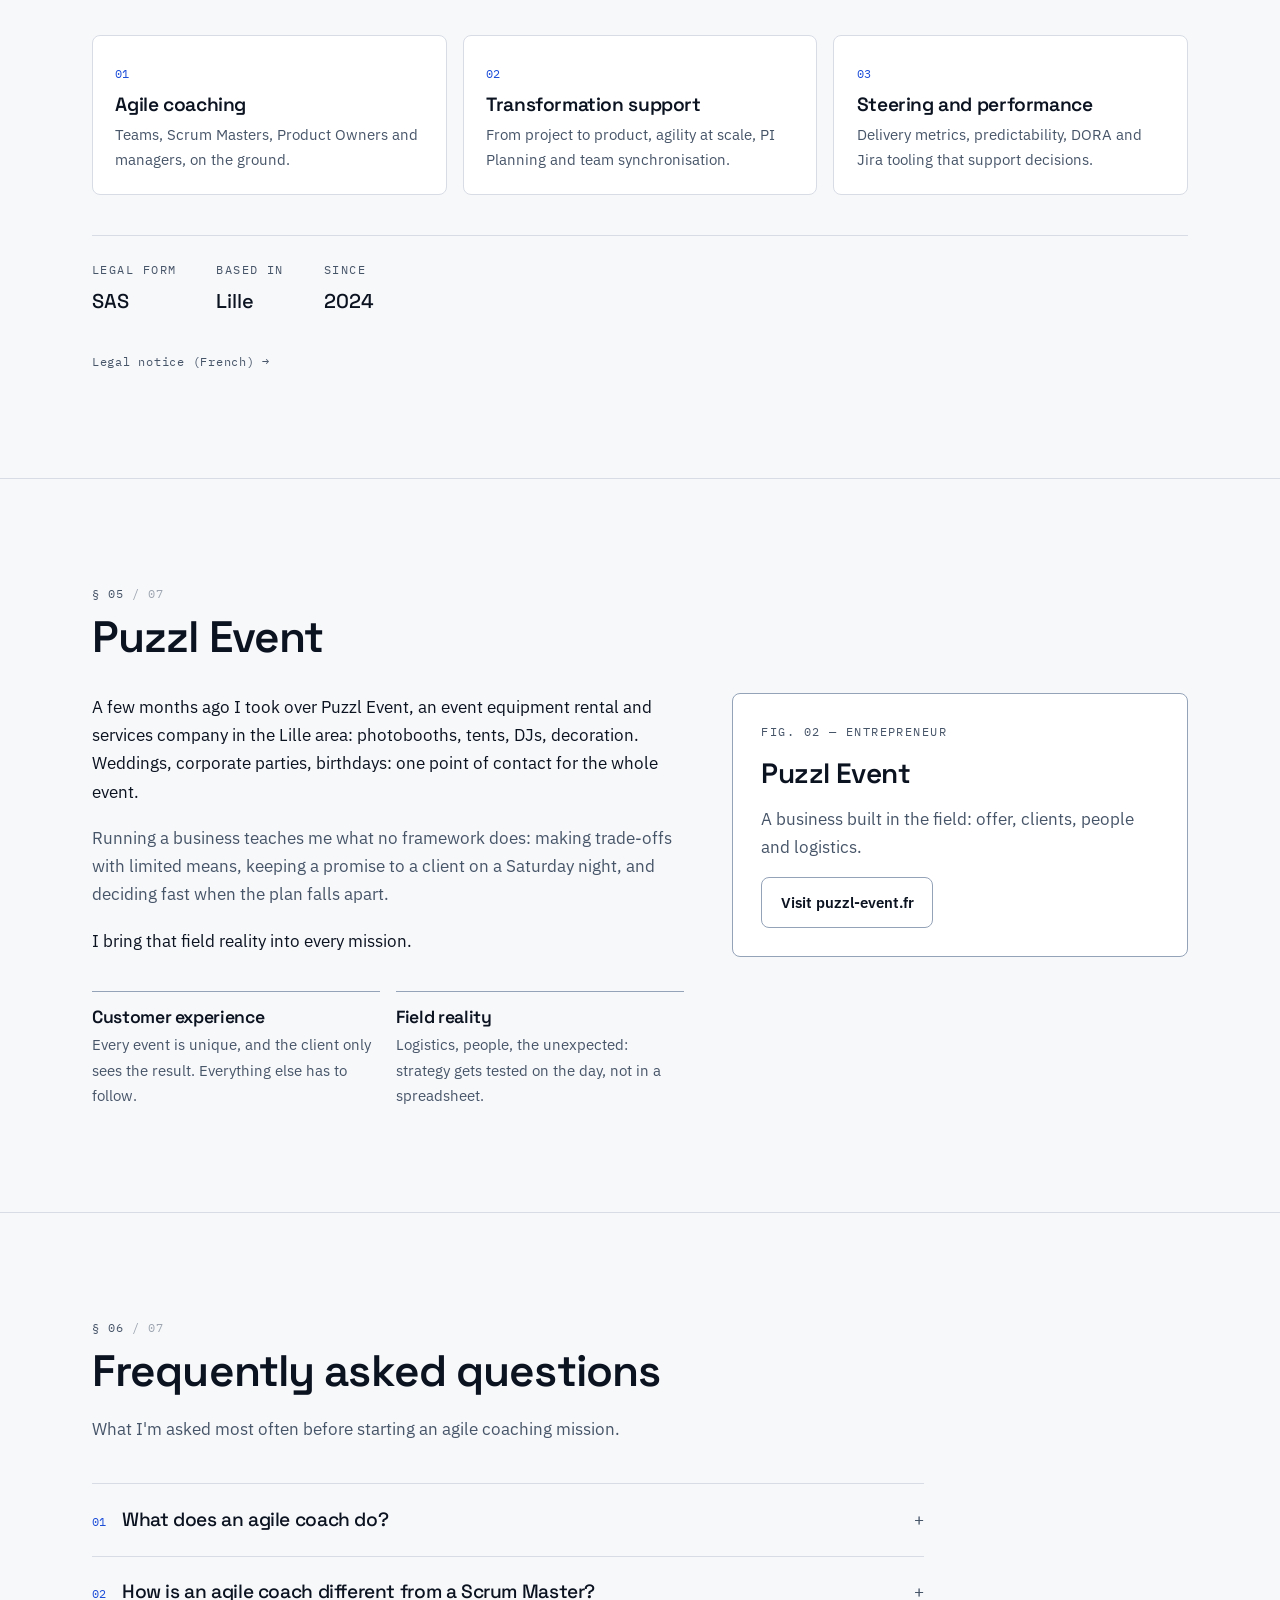
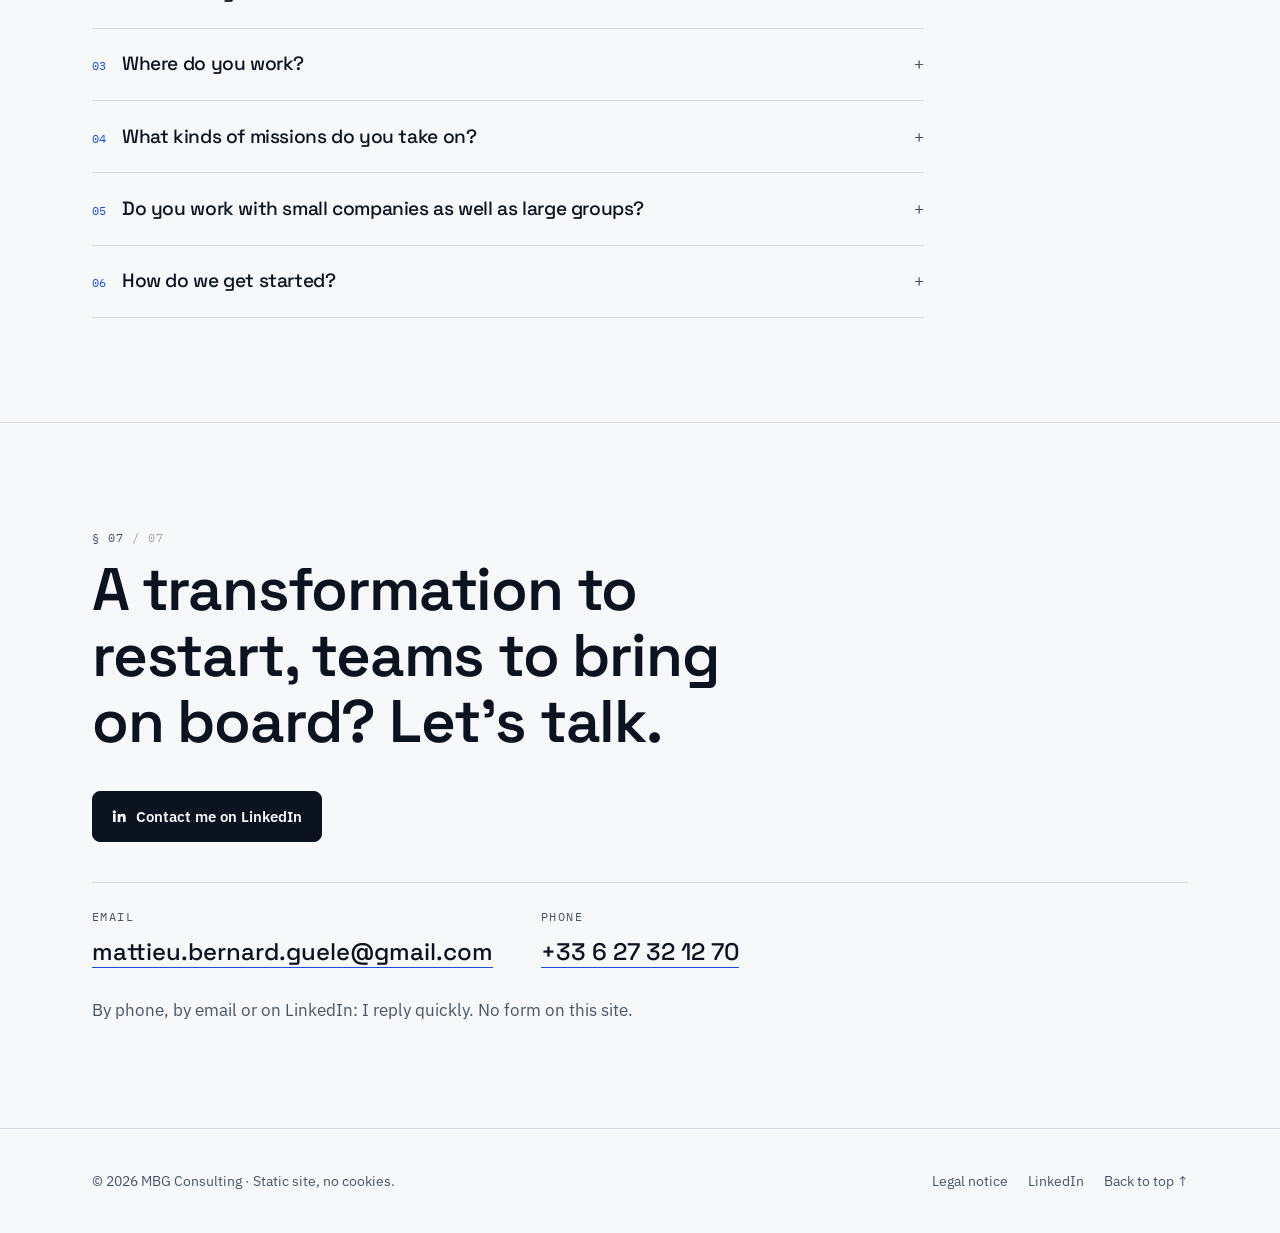
<file: en/index.html>
<!doctype html>
<html lang="en">
<head>
<meta charset="utf-8">
<meta name="viewport" content="width=device-width, initial-scale=1, viewport-fit=cover">
<title>Agile Coach in Lille | Mattieu Bernard-Guêle</title>
<meta name="claude:viewport-fit-sides" content="cover">
<meta name="description" content="Freelance agile coach in Lille, France. Large-scale transformation, project-to-product shift, SAFe, PI Planning and delivery steering. MBG Consulting.">
<meta name="author" content="Mattieu Bernard-Guêle">
<meta name="theme-color" content="#0b0f1a">
<meta name="color-scheme" content="dark light">
<meta name="geo.region" content="FR-HDF">
<meta name="geo.placename" content="Lille">
<meta property="og:type" content="profile">
<meta property="og:locale" content="en_GB">
<meta property="og:site_name" content="Mattieu Bernard-Guêle · MBG Consulting">
<meta property="og:title" content="Agile Coach in Lille | Mattieu Bernard-Guêle">
<meta property="og:description" content="Freelance agile coach in Lille, France. Large-scale transformation, project-to-product shift, SAFe, PI Planning and delivery steering.">
<meta property="og:image" content="../assets/mattieu-bernard-guele-coach-agile-lille.jpg">
<meta name="twitter:card" content="summary_large_image">
<link rel="alternate" hreflang="fr" href="../">
<link rel="alternate" hreflang="en" href="./">
<link rel="preconnect" href="https://fonts.googleapis.com">
<link rel="preconnect" href="https://fonts.gstatic.com" crossorigin>
<link rel="stylesheet" href="https://fonts.googleapis.com/css2?family=IBM+Plex+Mono:wght@400;500&family=IBM+Plex+Sans:wght@400;500;600&family=Space+Grotesk:wght@500;600;700&display=swap">
<link rel="stylesheet" href="../assets/site.css">
</head>
<body>
<a class="skip" href="#main">Skip to content</a>

<header class="site-header">
  <div class="wrap">
    <a class="brand" href="#top">Mattieu Bernard-Guêle<span>§</span></a>
    <nav class="nav" aria-label="Sections">
      <a href="#a-propos"><b>01</b>About</a>
      <a href="#expertises"><b>02</b>Expertise</a>
      <a href="#parcours"><b>03</b>Background</a>
      <a href="#mbg"><b>04</b>MBG Consulting</a>
      <a href="#puzzl"><b>05</b>Puzzl Event</a>
      <a href="#faq"><b>06</b>FAQ</a>
      <a href="#contact"><b>07</b>Contact</a>
    </nav>
    <div class="header-actions">
      <div class="lang"><a href="../" lang="fr" hreflang="fr" title="Français">FR</a><span>/</span><a href="./" aria-current="page" lang="en" title="English">EN</a></div>
      <a class="btn-li" href="https://www.linkedin.com/in/mattieu-bernard-guele/" target="_blank" rel="noopener" aria-label="LinkedIn (new window)"><svg viewBox="0 0 24 24" aria-hidden="true"><path d="M4.98 3.5a2.5 2.5 0 1 1 0 5 2.5 2.5 0 0 1 0-5ZM3 9h4v12H3V9Zm7 0h3.8v1.7h.05c.53-1 1.83-2.05 3.77-2.05C21.6 8.65 22 11.3 22 14.7V21h-4v-5.6c0-1.33-.03-3.05-1.86-3.05-1.86 0-2.14 1.45-2.14 2.95V21h-4V9Z"/></svg>LinkedIn</a>
      <button class="menu-btn" id="menu-btn" type="button" aria-expanded="false" aria-controls="mobile-nav" aria-label="Open menu"><svg viewBox="0 0 24 24" fill="none" stroke="currentColor" stroke-width="2" aria-hidden="true"><path d="M4 7h16M4 12h16M4 17h16"/></svg></button>
    </div>
  </div>
  <nav class="mobile-nav" id="mobile-nav" hidden aria-label="Sections">
    <ol class="wrap">
      <li><a href="#a-propos"><b>01</b>About</a></li>
      <li><a href="#expertises"><b>02</b>Expertise</a></li>
      <li><a href="#parcours"><b>03</b>Background</a></li>
      <li><a href="#mbg"><b>04</b>MBG Consulting</a></li>
      <li><a href="#puzzl"><b>05</b>Puzzl Event</a></li>
      <li><a href="#faq"><b>06</b>FAQ</a></li>
      <li><a href="#contact"><b>07</b>Contact</a></li>
    </ol>
  </nav>
</header>

<main id="main">

<section class="hero" id="top">
  <div class="wrap">
    <div>
      <p class="mono kicker"><b>§ 00</b> — Agile coach, large-scale transformation &amp; entrepreneur · Lille</p>
      <h1>Mattieu <span class="surname">Bernard-Guêle</span></h1>
      <p class="tagline">I get things <mark>moving</mark>.</p>
      <p class="lede"><u>Plans that don't hold</u>, <u>a transformation running out of steam</u>, <u>siloed teams</u>, <u>unpredictable delivery</u>: I help organisations bring their teams on board and deliver value, for the long run.</p>
      <div class="ctas">
        <a class="btn btn-primary" href="https://www.linkedin.com/in/mattieu-bernard-guele/" target="_blank" rel="noopener"><svg viewBox="0 0 24 24" aria-hidden="true"><path d="M4.98 3.5a2.5 2.5 0 1 1 0 5 2.5 2.5 0 0 1 0-5ZM3 9h4v12H3V9Zm7 0h3.8v1.7h.05c.53-1 1.83-2.05 3.77-2.05C21.6 8.65 22 11.3 22 14.7V21h-4v-5.6c0-1.33-.03-3.05-1.86-3.05-1.86 0-2.14 1.45-2.14 2.95V21h-4V9Z"/></svg>Contact me on LinkedIn</a>
        <a class="btn btn-ghost" href="#expertises">See my expertise</a>
      </div>
      <dl class="facts">
        <div><dt class="mono">Base</dt><dd>Lille · Northern France</dd></div>
        <div><dt class="mono">Roots</dt><dd>Tech · Epitech</dd></div>
        <div><dt class="mono">Status</dt><dd>Freelance · MBG Consulting</dd></div>
      </dl>
    </div>
    <figure class="portrait">
      <div class="frame"><img src="../assets/mattieu-bernard-guele-coach-agile-lille.jpg" alt="Mattieu Bernard-Guêle, agile coach in Lille, black and white portrait, sitting on stone steps" width="1066" height="1600"></div>
      <figcaption class="mono">Fig. 01 — Mattieu Bernard-Guêle, Lille</figcaption>
    </figure>
  </div>
</section>

<section class="block" id="a-propos">
  <div class="wrap">
    <p class="sec-label">§ 01 <i>/ 07</i></p>
    <h2>About</h2>
    <div class="prose">
      <p>I'm a freelance agile coach based in Lille, helping organisations through large-scale transformation: moving from projects to products, scaling agility with SAFe, and steering by value and delivery metrics. I work closely with teams, Product Owners and managers, with one conviction: a transformation lasts when people want to be part of it.</p>
      <p>And I live what I coach from the inside: an entrepreneur at heart, a few months ago I also started a new venture in event equipment rental.</p>
      <p>Tech roots: trained at Epitech, I worked as a .NET developer before moving into agility in 2019. I speak the language of the teams I coach.</p>
      <p>I work in Lille, its metropolitan area and across the Hauts-de-France region.</p>
    </div>
    <ul class="stats">
      <li><strong>10</strong><span>➿ projects supported</span></li>
      <li><strong>+40</strong><span>👥 teams coached</span></li>
      <li><strong>+100</strong><span>🍖 ROTI votes collected</span></li>
      <li><strong>+1500</strong><span>❤️ smiles shared</span></li>
    </ul>
  </div>
</section>

<section class="block" id="expertises">
  <div class="wrap">
    <p class="sec-label">§ 02 <i>/ 07</i></p>
    <h2>Expertise</h2>
    <p class="intro">Six areas of work, rarely isolated: a Program Increment that doesn't hold often hides poorly managed dependencies, and unpredictable delivery often hides prioritisation that ignores value. Each card shows its dependencies.</p>
    <ol class="cards">
      <li class="card" id="exp-1">
        <span class="num">01</span>
        <h3>Agility at scale</h3>
        <p>Setting up and running an Agile Release Train: PI Planning, cross-team synchronisation, Inspect &amp; Adapt.</p>
        <ul class="tags"><li>SAFe</li><li>PI Planning</li><li>ART Sync</li><li>Inspect &amp; Adapt</li></ul>
        <p class="deps">Depends on <a href="#exp-4" data-dep="exp-4">04</a> · <a href="#exp-5" data-dep="exp-5">05</a></p>
      </li>
      <li class="card" id="exp-2">
        <span class="num">02</span>
        <h3>From project to product</h3>
        <p>Moving an organisation from project thinking to product thinking: roles, governance, communities of practice.</p>
        <ul class="tags"><li>Organisation</li><li>Roles</li><li>Governance</li></ul>
        <p class="deps">Depends on <a href="#exp-3" data-dep="exp-3">03</a> · <a href="#exp-5" data-dep="exp-5">05</a></p>
      </li>
      <li class="card" id="exp-3">
        <span class="num">03</span>
        <h3>Coaching teams and leaders</h3>
        <p>Supporting teams, Scrum Masters, Product Owners and managers on their real issues, over time.</p>
        <ul class="tags"><li>Teams</li><li>PO &amp; SM</li><li>Managers</li><li>Change</li></ul>
        <p class="deps">Depends on <a href="#exp-2" data-dep="exp-2">02</a></p>
      </li>
      <li class="card" id="exp-4">
        <span class="num">04</span>
        <h3>Risks and dependencies</h3>
        <p>Making risks and cross-team dependencies visible, then handling them before they block delivery.</p>
        <ul class="tags"><li>ROAM</li><li>Dependencies</li><li>Coordination</li></ul>
        <p class="deps">Depends on <a href="#exp-6" data-dep="exp-6">06</a></p>
      </li>
      <li class="card" id="exp-5">
        <span class="num">05</span>
        <h3>Value-based prioritisation</h3>
        <p>Connecting strategy to teams and deciding on business value rather than on whatever feels urgent.</p>
        <ul class="tags"><li>OKR</li><li>WSJF</li><li>Cost of Delay</li></ul>
        <p class="deps">Depends on <a href="#exp-6" data-dep="exp-6">06</a></p>
      </li>
      <li class="card" id="exp-6">
        <span class="num">06</span>
        <h3>Delivery and performance</h3>
        <p>Measuring to improve: commitment reliability, predictability, DORA metrics, with Jira as the single source of truth.</p>
        <ul class="tags"><li>DORA</li><li>Predictability</li><li>Jira</li><li>Continuous improvement</li></ul>
        <p class="deps">Feeds <a href="#exp-1" data-dep="exp-1">01</a> · <a href="#exp-4" data-dep="exp-4">04</a> · <a href="#exp-5" data-dep="exp-5">05</a></p>
      </li>
    </ol>
  </div>
</section>

<section class="block" id="parcours">
  <div class="wrap">
    <p class="sec-label">§ 03 <i>/ 07</i></p>
    <h2>Background</h2>
    <p class="intro">The short version. Mission-by-mission detail is on LinkedIn.</p>
    <ol class="timeline">
      <li>
        <p class="when">Since late 2024</p>
        <h3>Founder &amp; Agile - Product Coach <span>· MBG Consulting</span></h3>
        <p>Freelance missions in agile coaching and large-scale transformation support.</p>
      </li>
      <li>
        <p class="when">Since Oct. 2024</p>
        <h3>Coach Agile / RTE <span>· WayKonect</span></h3>
        <p>Agile transformation at scale, from project mode to a product culture: facilitating PI Planning, ART Sync and Inspect &amp; Adapt, managing dependencies and risks, tracking PI commitment reliability and DORA metrics.</p>
      </li>
      <li>
        <p class="when">2019 — 2024</p>
        <h3>Scrum Master then Agile Coach <span>· Decathlon (via sumit, then freelance)</span></h3>
        <p>Scrum Master for an e-commerce front-end team that grew from 7 to about 50 people, co-founder of the agile collective supporting all 20 e-commerce teams, then coach for the Cloud Platform Engineering teams.</p>
      </li>
      <li>
        <p class="when">2019 — 2023</p>
        <h3>Practice Agile Leader <span>· sumit</span></h3>
        <p>Guardian of the project department's agile framework and lead for the agile offer: training and coaching colleagues.</p>
      </li>
      <li>
        <p class="when">2012 — 2019</p>
        <h3>Tech roots <span>· Epitech, sumit</span></h3>
        <p>Software engineering training at Epitech, then .NET / C# developer.</p>
      </li>
    </ol>
    <div class="links-row">
      <a class="btn btn-ghost" href="https://www.linkedin.com/in/mattieu-bernard-guele/" target="_blank" rel="noopener">Full background on LinkedIn</a>
    </div>

    <blockquote class="reco">
      <p>“He doesn't just support change: he makes people want to be part of it.”</p>
      <footer class="mono">Simon Aubry · LinkedIn recommendation (translated)</footer>
    </blockquote>

    <h3 class="subhead">They trusted me</h3>
    <ul class="logos">
      <li>WayKonect</li>
      <li>Decathlon</li>
      <li>sumit</li>
    </ul>

    <h3 class="subhead">Community and sharing</h3>
    <ul class="community">
      <li><h4>Nord Agile</h4><p>Vice-treasurer then secretary of the association from 2019 to 2025, organising meetups.</p></li>
      <li><h4>Agi'Lille</h4><p>Co-organiser of Lille's annual agile conference, in charge of communication.</p></li>
      <li><h4>Scrum Beer Lille</h4><p>Co-founder of these informal meetups for agile practitioners.</p></li>
    </ul>
  </div>
</section>

<section class="block" id="mbg">
  <div class="wrap">
    <p class="sec-label">§ 04 <i>/ 07</i></p>
    <h2>MBG Consulting</h2>
    <p class="intro">My consulting company, operating from Lille: the structure behind my freelance agile coaching and transformation missions. Three pillars: people, collective performance, business impact.</p>
    <ol class="offers">
      <li><span class="num">01</span><h3>Agile coaching</h3><p>Teams, Scrum Masters, Product Owners and managers, on the ground.</p></li>
      <li><span class="num">02</span><h3>Transformation support</h3><p>From project to product, agility at scale, PI Planning and team synchronisation.</p></li>
      <li><span class="num">03</span><h3>Steering and performance</h3><p>Delivery metrics, predictability, DORA and Jira tooling that support decisions.</p></li>
    </ol>
    <dl class="company">
      <div><dt class="mono">Legal form</dt><dd>SAS</dd></div>
      <div><dt class="mono">Based in</dt><dd>Lille</dd></div>
      <div><dt class="mono">Since</dt><dd>2024</dd></div>
    </dl>
    <p class="legal-link"><a href="../mentions-legales.html">Legal notice (French) →</a></p>
  </div>
</section>

<section class="block" id="puzzl">
  <div class="wrap">
    <p class="sec-label">§ 05 <i>/ 07</i></p>
    <h2>Puzzl Event</h2>
    <div class="venture">
      <div>
        <div class="prose" style="margin-top:0">
          <p>A few months ago I took over Puzzl Event, an event equipment rental and services company in the Lille area: photobooths, tents, DJs, decoration. Weddings, corporate parties, birthdays: one point of contact for the whole event.</p>
          <p>Running a business teaches me what no framework does: making trade-offs with limited means, keeping a promise to a client on a Saturday night, and deciding fast when the plan falls apart.</p>
          <p class="strong">I bring that field reality into every mission.</p>
        </div>
        <ul class="pillars">
          <li><h3>Customer experience</h3><p>Every event is unique, and the client only sees the result. Everything else has to follow.</p></li>
          <li><h3>Field reality</h3><p>Logistics, people, the unexpected: strategy gets tested on the day, not in a spreadsheet.</p></li>
        </ul>
      </div>
      <aside class="fig-card">
        <p class="mono">Fig. 02 — Entrepreneur</p>
        <h3>Puzzl Event</h3>
        <p>A business built in the field: offer, clients, people and logistics.</p>
        <a class="btn btn-ghost" href="https://puzzl-event.fr" target="_blank" rel="noopener" style="justify-self:start">Visit puzzl-event.fr</a>
      </aside>
    </div>
  </div>
</section>

<section class="block" id="faq">
  <div class="wrap">
    <p class="sec-label">§ 06 <i>/ 07</i></p>
    <h2>Frequently asked questions</h2>
    <p class="intro">What I'm asked most often before starting an agile coaching mission.</p>
    <div class="faq">
      <details>
        <summary><span class="num">01</span><h3>What does an agile coach do?</h3><span class="pm" aria-hidden="true">+</span></summary>
        <p>An agile coach helps an organisation work better together to deliver value: clarifying roles, setting up rituals that are actually useful, synchronising teams, making risks and dependencies visible, and measuring progress. I work alongside teams, Product Owners, Scrum Masters and managers, on their real issues.</p>
      </details>
      <details>
        <summary><span class="num">02</span><h3>How is an agile coach different from a Scrum Master?</h3><span class="pm" aria-hidden="true">+</span></summary>
        <p>A Scrum Master supports one team day to day. An agile coach works across several teams and the wider organisation: agility at scale, the shift from projects to products, coaching managers and Scrum Masters themselves. The blockers almost always sit between teams, and that's where I step in.</p>
      </details>
      <details>
        <summary><span class="num">03</span><h3>Where do you work?</h3><span class="pm" aria-hidden="true">+</span></summary>
        <p>I'm based in Lille and work on site across the Lille area and the Hauts-de-France region. For another region or a remote setup, let's talk.</p>
      </details>
      <details>
        <summary><span class="num">04</span><h3>What kinds of missions do you take on?</h3><span class="pm" aria-hidden="true">+</span></summary>
        <p>Freelance agile coaching through MBG Consulting, large-scale transformation support (SAFe, PI Planning, the move to product mode), coaching Scrum Masters, Product Owners and managers, and setting up delivery steering metrics.</p>
      </details>
      <details>
        <summary><span class="num">05</span><h3>Do you work with small companies as well as large groups?</h3><span class="pm" aria-hidden="true">+</span></summary>
        <p>Yes. I've supported large organisations such as Decathlon and its 20 e-commerce teams, or WayKonect and its agile release train, and as an entrepreneur I live the reality of a small business every day. I know how to coordinate dozens of teams as well as how to make trade-offs with limited means.</p>
      </details>
      <details>
        <summary><span class="num">06</span><h3>How do we get started?</h3><span class="pm" aria-hidden="true">+</span></summary>
        <p>Call me, email me or message me on LinkedIn. We'll look at your context and what's getting stuck, with no commitment.</p>
      </details>
    </div>
  </div>
</section>

<section class="block contact" id="contact">
  <div class="wrap">
    <p class="sec-label">§ 07 <i>/ 07</i></p>
    <h2>A transformation to restart, teams to bring on board? Let's talk.</h2>
    <div class="ctas">
      <a class="btn btn-primary" href="https://www.linkedin.com/in/mattieu-bernard-guele/" target="_blank" rel="noopener"><svg viewBox="0 0 24 24" aria-hidden="true"><path d="M4.98 3.5a2.5 2.5 0 1 1 0 5 2.5 2.5 0 0 1 0-5ZM3 9h4v12H3V9Zm7 0h3.8v1.7h.05c.53-1 1.83-2.05 3.77-2.05C21.6 8.65 22 11.3 22 14.7V21h-4v-5.6c0-1.33-.03-3.05-1.86-3.05-1.86 0-2.14 1.45-2.14 2.95V21h-4V9Z"/></svg>Contact me on LinkedIn</a>
    </div>
    <dl class="coords">
      <div><dt class="mono">Email</dt><dd><a href="mailto:mattieu.bernard.guele@gmail.com">mattieu.bernard.guele@gmail.com</a></dd></div>
      <div><dt class="mono">Phone</dt><dd><a href="tel:+33627321270">+33 6 27 32 12 70</a></dd></div>
    </dl>
    <p class="note">By phone, by email or on LinkedIn: I reply quickly. No form on this site.</p>
  </div>
</section>

</main>

<footer class="site">
  <div class="wrap">
    <p>© 2026 MBG Consulting · Static site, no cookies.</p>
    <nav aria-label="Links">
      <a href="../mentions-legales.html">Legal notice</a>
      <a href="https://www.linkedin.com/in/mattieu-bernard-guele/" target="_blank" rel="noopener">LinkedIn</a>
      <a href="#top">Back to top ↑</a>
    </nav>
  </div>
</footer>

<script>
(function(){
  var btn=document.getElementById('menu-btn'), nav=document.getElementById('mobile-nav');
  btn.addEventListener('click',function(){
    var open=nav.hidden; nav.hidden=!open;
    btn.setAttribute('aria-expanded',String(open));
    btn.setAttribute('aria-label',open?'Close menu':'Open menu');
  });
  nav.addEventListener('click',function(e){ if(e.target.closest('a')){ nav.hidden=true; btn.setAttribute('aria-expanded','false'); } });
  // highlight dependent cards on hover
  document.querySelectorAll('.card').forEach(function(card){
    var deps=[].map.call(card.querySelectorAll('[data-dep]'),function(a){return document.getElementById(a.dataset.dep)});
    card.addEventListener('mouseenter',function(){deps.forEach(function(d){d&&d.classList.add('linked')})});
    card.addEventListener('mouseleave',function(){deps.forEach(function(d){d&&d.classList.remove('linked')})});
  });
})();
</script>
</body>
</html>
</file>
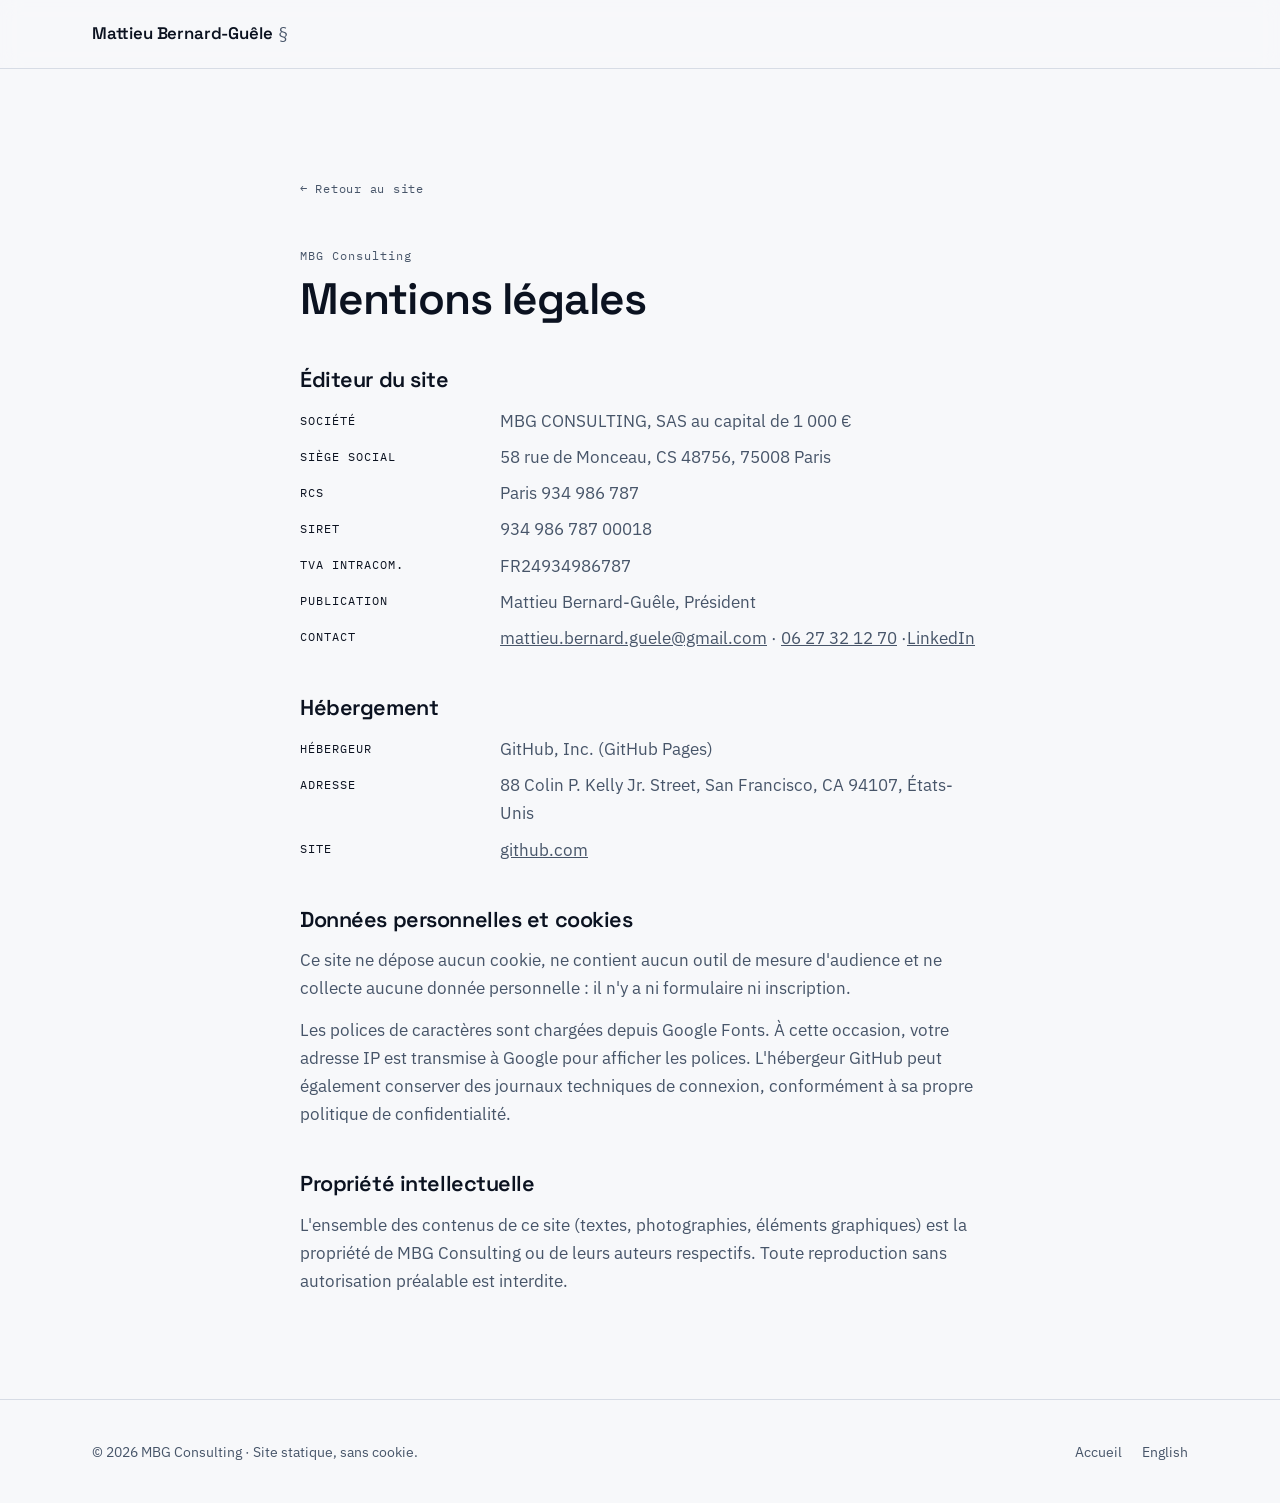
<file: mentions-legales.html>
<!doctype html>
<html lang="fr">
<head>
<meta charset="utf-8">
<meta name="viewport" content="width=device-width, initial-scale=1, viewport-fit=cover">
<title>Mentions légales | MBG Consulting</title>
<meta name="claude:viewport-fit-sides" content="cover">
<meta name="robots" content="noindex, follow">
<meta name="theme-color" content="#0b0f1a">
<link rel="preconnect" href="https://fonts.googleapis.com">
<link rel="preconnect" href="https://fonts.gstatic.com" crossorigin>
<link rel="stylesheet" href="https://fonts.googleapis.com/css2?family=IBM+Plex+Mono:wght@400;500&family=IBM+Plex+Sans:wght@400;500;600&family=Space+Grotesk:wght@500;600;700&display=swap">
<link rel="stylesheet" href="assets/site.css?v=2">
<style>
.legal{max-width:46rem}
.legal h2{font-size:1.35rem;margin-top:2.75rem}
.legal p,.legal dd{color:var(--muted)}
.legal dl{display:grid;grid-template-columns:minmax(0,11rem) minmax(0,1fr);gap:.5rem 1.5rem;margin:1rem 0 0}
.legal dt{font-family:var(--font-mono);font-size:.75rem;letter-spacing:.08em;text-transform:uppercase;color:var(--fg);padding-top:.2rem}
.legal dd{margin:0}
.legal p{margin-top:.9rem}
@media (max-width:36rem){.legal dl{grid-template-columns:1fr}.legal dd{margin-bottom:.6rem}}
.back{display:inline-block;margin-bottom:2rem;font-family:var(--font-mono);font-size:.78rem;letter-spacing:.06em;color:var(--muted);text-decoration:none}
.back:hover{color:var(--fg)}
</style>
</head>
<body>
<header class="site-header">
  <div class="wrap">
    <a class="brand" href="./">Mattieu Bernard-Guêle<span>§</span></a>
  </div>
</header>
<main id="main">
<section class="block">
  <div class="wrap legal">
    <a class="back" href="./">← Retour au site</a>
    <p class="sec-label">MBG Consulting</p>
    <h2 style="font-size:clamp(2rem,4.4vw,2.75rem);margin-top:.6rem">Mentions légales</h2>

    <h2>Éditeur du site</h2>
    <dl>
      <dt>Société</dt><dd>MBG CONSULTING, SAS au capital de 1 000 €</dd>
      <dt>Siège social</dt><dd>58 rue de Monceau, CS 48756, 75008 Paris</dd>
      <dt>RCS</dt><dd>Paris 934 986 787</dd>
      <dt>SIRET</dt><dd>934 986 787 00018</dd>
      <dt>TVA intracom.</dt><dd>FR24934986787</dd>
      <dt>Publication</dt><dd>Mattieu Bernard-Guêle, Président</dd>
      <dt>Contact</dt><dd><a href="mailto:mattieu.bernard.guele@gmail.com">mattieu.bernard.guele@gmail.com</a> · <a href="tel:+33627321270">06 27 32 12 70</a> ·<a href="https://www.linkedin.com/in/mattieu-bernard-guele/" target="_blank" rel="noopener">LinkedIn</a></dd>
    </dl>

    <h2>Hébergement</h2>
    <dl>
      <dt>Hébergeur</dt><dd>GitHub, Inc. (GitHub Pages)</dd>
      <dt>Adresse</dt><dd>88 Colin P. Kelly Jr. Street, San Francisco, CA 94107, États-Unis</dd>
      <dt>Site</dt><dd><a href="https://github.com" target="_blank" rel="noopener">github.com</a></dd>
    </dl>

    <h2>Données personnelles et cookies</h2>
    <p>Ce site ne dépose aucun cookie, ne contient aucun outil de mesure d'audience et ne collecte aucune donnée personnelle : il n'y a ni formulaire ni inscription.</p>
    <p>Les polices de caractères sont chargées depuis Google Fonts. À cette occasion, votre adresse IP est transmise à Google pour afficher les polices. L'hébergeur GitHub peut également conserver des journaux techniques de connexion, conformément à sa propre politique de confidentialité.</p>

    <h2>Propriété intellectuelle</h2>
    <p>L'ensemble des contenus de ce site (textes, photographies, éléments graphiques) est la propriété de MBG Consulting ou de leurs auteurs respectifs. Toute reproduction sans autorisation préalable est interdite.</p>
  </div>
</section>
</main>
<footer class="site">
  <div class="wrap">
    <p>© 2026 MBG Consulting · Site statique, sans cookie.</p>
    <nav aria-label="Liens"><a href="./">Accueil</a><a href="en/">English</a></nav>
  </div>
</footer>
</body>
</html>
</file>
<file: assets/site.css>
/* Layout: editorial single column, sticky header, grid-ruled hero with portrait as FIG. 01, numbered § sections */
:root{
  color-scheme: dark;
  --bg:#0b0f1a; --bg-elevated:#111727; --fg:#e6eaf2; --muted:#94a3b8;
  --line:#1e2636; --line-strong:#334155; --accent:#7da6ff; --accent-soft:#15213f;
  --on-accent:#0b0f1a; --hi:#d4ff4f; --on-hi:#0b0f1a;
  --grid: color-mix(in srgb, #e6eaf2 7%, transparent);
  --btn-bg:#e6eaf2; --btn-fg:#0b0f1a;
  --todo:#f5b14c;
  --shadow: 0 1px 2px #0000004d, 0 12px 32px #00000059;
  --font-display:"Space Grotesk", Arial, sans-serif;
  --font-body:"IBM Plex Sans","Helvetica Neue",Arial,sans-serif;
  --font-mono:"IBM Plex Mono",ui-monospace,SFMono-Regular,Menlo,monospace;
  --wrap: 72rem;
}
@media (prefers-color-scheme: light){ :root:not([data-theme="dark"]){
  color-scheme: light;
  --bg:#f7f8fa; --bg-elevated:#ffffff; --fg:#0b1220; --muted:#475569;
  --line:#d7dce5; --line-strong:#94a3b8; --accent:#1d4ed8; --accent-soft:#e4ebfb;
  --on-accent:#ffffff; --hi:#c8f03c; --on-hi:#0b1220;
  --grid: color-mix(in srgb, #0b1220 6%, transparent);
  --btn-bg:#0b1220; --btn-fg:#f7f8fa; --todo:#b45309;
  --shadow: 0 1px 2px #0b12200a, 0 12px 32px #0b12200f;
}}
:root[data-theme="light"]{
  color-scheme: light;
  --bg:#f7f8fa; --bg-elevated:#ffffff; --fg:#0b1220; --muted:#475569;
  --line:#d7dce5; --line-strong:#94a3b8; --accent:#1d4ed8; --accent-soft:#e4ebfb;
  --on-accent:#ffffff; --hi:#c8f03c; --on-hi:#0b1220;
  --grid: color-mix(in srgb, #0b1220 6%, transparent);
  --btn-bg:#0b1220; --btn-fg:#f7f8fa; --todo:#b45309;
  --shadow: 0 1px 2px #0b12200a, 0 12px 32px #0b12200f;
}

*,*::before,*::after{box-sizing:border-box}
html{scroll-behavior:smooth;scroll-padding-top:5rem;-webkit-text-size-adjust:100%}
@media (prefers-reduced-motion: reduce){html{scroll-behavior:auto}*{transition:none!important}}
body{margin:0;background:var(--bg);color:var(--fg);font-family:var(--font-body);font-size:1.0625rem;line-height:1.65}
img{max-width:100%;display:block}
a{color:inherit}
:focus-visible{outline:2px solid var(--accent);outline-offset:3px;border-radius:4px}
h1,h2,h3,h4{font-family:var(--font-display);font-weight:600;letter-spacing:-.02em;line-height:1.1;margin:0;text-wrap:balance}
p{margin:0}
ul,ol{margin:0;padding:0;list-style:none}
.mono{font-family:var(--font-mono);font-size:.75rem;letter-spacing:.12em;text-transform:uppercase}
.wrap{max-width:var(--wrap);margin-inline:auto;padding-left:max(16px, env(safe-area-inset-left,0px));padding-right:max(16px, env(safe-area-inset-right,0px))}
@media (min-width:48rem){.wrap{padding-left:max(28px, env(safe-area-inset-left,0px));padding-right:max(28px, env(safe-area-inset-right,0px))}}
.skip{position:absolute;left:-999px;top:0}
.skip:focus{left:16px;top:16px;z-index:100;background:var(--btn-bg);color:var(--btn-fg);padding:.5rem 1rem;border-radius:6px}

/* draft markers: things to confirm with Mattieu */
.todo{outline:1px dashed var(--todo);outline-offset:2px;border-radius:3px}
.todo-tag{font-family:var(--font-mono);font-size:.65rem;letter-spacing:.08em;text-transform:uppercase;color:var(--todo);border:1px dashed var(--todo);border-radius:3px;padding:.05rem .35rem;margin-left:.4rem;white-space:nowrap;vertical-align:middle}

/* header */
.site-header{position:sticky;top:env(safe-area-inset-top,0px);z-index:40;background:color-mix(in srgb,var(--bg) 88%,transparent);backdrop-filter:blur(10px);-webkit-backdrop-filter:blur(10px);border-bottom:1px solid var(--line)}
.site-header .wrap{display:flex;align-items:center;gap:1rem;height:4.25rem}
.brand{font-family:var(--font-display);font-weight:600;font-size:1.05rem;text-decoration:none;letter-spacing:-.01em;white-space:nowrap}
.brand span{font-family:var(--font-mono);color:var(--muted);font-weight:400;margin-left:.35rem}
.nav{display:none;margin-left:auto;gap:1.1rem}
.nav a{font-family:var(--font-mono);font-size:.72rem;letter-spacing:.1em;text-transform:uppercase;text-decoration:none;color:var(--muted);white-space:nowrap}
.nav a b{color:var(--accent);font-weight:500;margin-right:.3rem}
.nav a:hover{color:var(--fg)}
.header-actions{display:flex;gap:.6rem;margin-left:auto;align-items:center}
@media (min-width:72rem){.nav{display:flex}.header-actions{margin-left:1.2rem}}
.btn-li{display:inline-flex;align-items:center;gap:.5rem;padding:.5rem .85rem;border:1px solid var(--line-strong);border-radius:8px;background:var(--bg-elevated);font-weight:600;font-size:.9rem;text-decoration:none}
.btn-li svg{width:16px;height:16px;fill:currentColor}
.menu-btn{width:40px;height:40px;border:1px solid var(--line-strong);border-radius:8px;background:var(--bg-elevated);color:var(--fg);display:grid;place-items:center;cursor:pointer}
@media (min-width:72rem){.menu-btn{display:none}}
.menu-btn svg{width:18px;height:18px}
.mobile-nav{border-top:1px solid var(--line);background:var(--bg)}
.mobile-nav ol{display:grid;padding-block:.75rem 1.25rem}
.mobile-nav a{display:flex;gap:.9rem;padding:.7rem 0;border-bottom:1px solid var(--line);text-decoration:none;font-family:var(--font-display);font-size:1.15rem}
.mobile-nav a b{font-family:var(--font-mono);font-size:.75rem;color:var(--accent);font-weight:500;padding-top:.3rem}

/* hero */
.hero{position:relative;border-bottom:1px solid var(--line);overflow:hidden}
.hero::before{content:"";position:absolute;inset:0;background-image:linear-gradient(var(--grid) 1px,transparent 1px),linear-gradient(90deg,var(--grid) 1px,transparent 1px);background-size:8.5rem 8.5rem;background-position:-1px -1px;pointer-events:none}
.hero .wrap{position:relative;display:grid;gap:2.5rem;padding-block:3.5rem 3rem}
@media (min-width:60rem){.hero .wrap{grid-template-columns:minmax(0,1.35fr) minmax(0,1fr);align-items:center;gap:4rem;padding-block:5.5rem 4.5rem}}
.kicker{color:var(--muted)}
.kicker b{color:var(--accent);font-weight:500}
.hero h1{font-size:clamp(2.6rem,7.4vw,5.6rem);font-weight:700;letter-spacing:-.035em;margin-top:1.1rem;line-height:.98}
.hero h1 .surname{display:block}
.tagline{font-family:var(--font-display);font-size:clamp(1.4rem,3vw,2rem);font-weight:500;margin-top:1.25rem;letter-spacing:-.015em}
.tagline mark{background:none;color:inherit;box-shadow:inset 0 -.32em 0 var(--hi);color:var(--fg)}
:root[data-theme="light"] .tagline mark{box-shadow:inset 0 -.32em 0 var(--hi)}
.lede{margin-top:1rem;max-width:36rem;color:var(--muted)}
.lede u{color:var(--fg);text-decoration-color:var(--accent);text-underline-offset:.2em;text-decoration-thickness:1px}
.ctas{display:flex;flex-wrap:wrap;gap:.75rem;margin-top:1.75rem}
.btn{display:inline-flex;align-items:center;gap:.55rem;padding:.75rem 1.15rem;border-radius:8px;font-weight:600;font-size:.95rem;text-decoration:none;border:1px solid var(--line-strong)}
.btn svg{width:16px;height:16px;fill:currentColor}
.btn-primary{background:var(--btn-bg);color:var(--btn-fg);border-color:var(--btn-bg)}
.btn-ghost{background:var(--bg-elevated)}
.btn:hover{transform:translateY(-1px)}
.btn{transition:transform .15s ease}
.facts{display:grid;grid-template-columns:repeat(3,minmax(0,1fr));gap:1rem;margin-top:2.5rem;padding-top:1.25rem;border-top:1px solid var(--line)}
.facts dt{color:var(--muted)}
.facts dd{margin:.35rem 0 0;font-family:var(--font-mono);font-size:.8rem;line-height:1.5}
@media (max-width:30rem){.facts{grid-template-columns:1fr 1fr}.facts div:last-child{grid-column:1/-1}}
.portrait{margin:0;justify-self:center;width:100%;max-width:26rem}
.portrait .frame{position:relative;border:1px solid var(--line-strong);border-radius:6px;overflow:hidden;background:var(--bg-elevated);aspect-ratio:4/5;max-width:100%}
.portrait img{width:100%;height:100%;object-fit:cover;object-position:50% 22%;filter:grayscale(1) contrast(1.05)}
.portrait .frame::after{content:"";position:absolute;inset:0;background:linear-gradient(180deg,transparent 60%,color-mix(in srgb,var(--bg) 35%,transparent))}
.portrait figcaption{margin-top:.8rem;color:var(--muted)}

/* sections */
section.block{border-bottom:1px solid var(--line)}
section.block > .wrap{padding-block:5rem}
@media (min-width:48rem){section.block > .wrap{padding-block:6.5rem}}
.sec-label{font-family:var(--font-mono);font-size:.78rem;letter-spacing:.08em;color:var(--muted)}
.sec-label i{font-style:normal;opacity:.5}
.block h2{font-size:clamp(2rem,4.4vw,2.75rem);margin-top:.6rem}
.prose{max-width:42rem;margin-top:2rem;display:grid;gap:1.15rem}
.prose p:first-child{color:var(--fg)}
.prose p{color:var(--muted)}
.prose p.strong{color:var(--fg)}
.intro{max-width:42rem;margin-top:1.25rem;color:var(--muted)}

.stats{display:grid;grid-template-columns:repeat(4,minmax(0,1fr));gap:1px;margin-top:3rem;background:var(--line);border:1px solid var(--line);border-radius:6px;overflow:hidden}
.stats li{background:var(--bg);padding:1.4rem 1.25rem}
.stats strong{display:block;font-family:var(--font-display);font-size:clamp(1.9rem,4vw,2.6rem);font-weight:600;letter-spacing:-.03em;font-variant-numeric:tabular-nums}
.stats span{display:block;color:var(--muted);font-size:.92rem;margin-top:.2rem;line-height:1.4}
@media (max-width:52rem){.stats{grid-template-columns:repeat(2,minmax(0,1fr))}}
.legal-link{margin-top:1.75rem}
.legal-link a{font-family:var(--font-mono);font-size:.78rem;letter-spacing:.06em;color:var(--muted);text-decoration:none}
.legal-link a:hover{color:var(--fg)}
.lang{display:flex;align-items:center;gap:.35rem;font-family:var(--font-mono);font-size:.75rem;letter-spacing:.1em}
.lang a{text-decoration:none;color:var(--muted)}
.lang a[aria-current]{color:var(--fg)}
.lang span{color:var(--line-strong)}
@media (max-width:36rem){.header-actions .btn-li{display:none}.brand{font-size:.95rem}.brand span{display:none}}

/* expertises */
.cards{display:grid;gap:1rem;margin-top:3rem}
@media (min-width:44rem){.cards{grid-template-columns:repeat(2,minmax(0,1fr))}}
@media (min-width:68rem){.cards{grid-template-columns:repeat(3,minmax(0,1fr))}}
.card{background:var(--bg-elevated);border:1px solid var(--line);border-radius:8px;padding:1.5rem;display:flex;flex-direction:column;gap:.75rem;min-width:0;transition:border-color .2s ease}
.card:hover,.card.linked{border-color:var(--accent)}
.card .num{font-family:var(--font-mono);font-size:.75rem;color:var(--accent)}
.card h3{font-size:1.3rem}
.card p{color:var(--muted);font-size:.98rem}
.tags{display:flex;flex-wrap:wrap;gap:.4rem;margin-top:auto;padding-top:.5rem}
.tags li{font-family:var(--font-mono);font-size:.68rem;letter-spacing:.08em;text-transform:uppercase;color:var(--muted);border:1px solid var(--line-strong);border-radius:4px;padding:.2rem .5rem}
.deps{font-family:var(--font-mono);font-size:.7rem;letter-spacing:.06em;color:var(--muted);border-top:1px dashed var(--line-strong);padding-top:.7rem}
.deps a{color:var(--accent);text-decoration:none}
.certs{margin-top:3rem;display:grid;gap:.9rem}
.certs h3{font-size:1.1rem}
.certs ul{display:flex;flex-wrap:wrap;gap:.6rem}
.certs li{border:1px solid var(--line-strong);border-radius:6px;padding:.5rem .8rem;font-size:.92rem}
.certs li small{font-family:var(--font-mono);color:var(--muted);margin-left:.4rem;font-size:.72rem}

/* timeline */
.timeline{margin-top:3rem;border-left:1px solid var(--line-strong);display:grid;gap:2.25rem;max-width:46rem}
.timeline li{position:relative;padding-left:1.75rem}
.timeline li::before{content:"";position:absolute;left:-5px;top:.45rem;width:9px;height:9px;border-radius:50%;background:var(--bg);border:1px solid var(--accent)}
.timeline li:first-child::before{background:var(--accent)}
.timeline .when{font-family:var(--font-mono);font-size:.75rem;letter-spacing:.08em;color:var(--muted);text-transform:uppercase}
.timeline h3{font-size:1.25rem;margin-top:.35rem}
.timeline h3 span{color:var(--muted);font-weight:500}
.timeline p{color:var(--muted);margin-top:.4rem;max-width:40rem}
.links-row{display:flex;flex-wrap:wrap;gap:.75rem;margin-top:2.5rem}
blockquote.reco{margin:3.5rem 0 0;max-width:46rem;padding:1.5rem 1.75rem;border:1px solid var(--line);border-radius:8px;background:var(--bg-elevated)}
blockquote.reco p{font-family:var(--font-display);font-size:clamp(1.25rem,2.4vw,1.55rem);font-weight:500;letter-spacing:-.01em;line-height:1.35}
blockquote.reco footer{margin-top:.9rem;color:var(--muted)}
.subhead{margin-top:4rem;font-size:1.35rem}
.logos{display:flex;flex-wrap:wrap;gap:.25rem 1.5rem;margin-top:1.1rem}
.logos li{font-family:var(--font-display);font-size:1.15rem;font-weight:500;color:var(--muted)}
.logos li::after{content:"/";margin-left:1.5rem;color:var(--line-strong)}
.logos li:last-child::after{content:""}
.community{display:grid;gap:1rem;margin-top:1.25rem}
@media (min-width:52rem){.community{grid-template-columns:repeat(3,minmax(0,1fr))}}
.community li{border-left:2px solid var(--accent);padding:.15rem 0 .15rem 1rem}
.community h4{font-family:var(--font-body);font-weight:600;font-size:1rem;letter-spacing:0}
.community p{color:var(--muted);font-size:.95rem;margin-top:.2rem}

/* venture */
.venture{display:grid;gap:3rem;margin-top:2rem}
@media (min-width:60rem){.venture{grid-template-columns:minmax(0,1.3fr) minmax(0,1fr);align-items:start}}
.pillars{display:grid;gap:1rem;margin-top:2.25rem}
@media (min-width:40rem){.pillars{grid-template-columns:1fr 1fr}}
.pillars li{border-top:1px solid var(--line-strong);padding-top:1rem}
.pillars h3{font-size:1.1rem}
.pillars p{color:var(--muted);font-size:.95rem;margin-top:.35rem}
.fig-card{border:1px solid var(--line-strong);border-radius:8px;padding:1.75rem;background:var(--bg-elevated);display:grid;gap:1rem}
.fig-card .mono{color:var(--muted)}
.fig-card h3{font-size:1.75rem}
.fig-card p{color:var(--muted)}

/* consulting */
.offers{display:grid;gap:1rem;margin-top:2.5rem;counter-reset:o}
@media (min-width:52rem){.offers{grid-template-columns:repeat(3,minmax(0,1fr))}}
.offers li{border:1px solid var(--line);border-radius:8px;padding:1.4rem;background:var(--bg-elevated)}
.offers .num{font-family:var(--font-mono);font-size:.75rem;color:var(--accent)}
.offers h3{font-size:1.2rem;margin-top:.5rem}
.offers p{color:var(--muted);font-size:.95rem;margin-top:.4rem}
.company{display:flex;flex-wrap:wrap;gap:2.5rem;margin-top:2.5rem;padding-top:1.5rem;border-top:1px solid var(--line)}
.company dt{color:var(--muted)}
.company dd{margin:.3rem 0 0;font-family:var(--font-display);font-size:1.25rem;font-weight:500}

/* faq */
.faq{margin-top:2.5rem;border-top:1px solid var(--line);max-width:52rem}
.faq details{border-bottom:1px solid var(--line)}
.faq summary{list-style:none;cursor:pointer;display:grid;grid-template-columns:auto 1fr auto;gap:1rem;align-items:baseline;padding:1.35rem 0}
.faq summary::-webkit-details-marker{display:none}
.faq summary .num{font-family:var(--font-mono);font-size:.75rem;color:var(--accent)}
.faq summary h3{font-size:1.2rem;font-weight:500}
.faq summary .pm{font-family:var(--font-mono);color:var(--muted);transition:transform .2s ease}
.faq details[open] .pm{transform:rotate(45deg)}
.faq details p{color:var(--muted);padding:0 0 1.5rem 2.6rem;max-width:44rem}

/* contact */
.contact h2{font-size:clamp(2.2rem,5.5vw,3.75rem);max-width:48rem}
.contact .ctas{margin-top:2.25rem}
.coords{display:flex;flex-wrap:wrap;gap:1.25rem 3rem;margin:2.5rem 0 0;padding-top:1.5rem;border-top:1px solid var(--line)}
.coords > div{min-width:0}
.coords dt{color:var(--muted)}
.coords dd{margin:.35rem 0 0;font-family:var(--font-display);font-size:clamp(1.15rem,2.6vw,1.5rem);font-weight:500;overflow-wrap:anywhere}
.coords a{text-decoration:none;border-bottom:1px solid var(--accent)}
.coords a:hover{color:var(--accent)}
.contact .note{margin-top:1.5rem;color:var(--muted);max-width:40rem}

footer.site{padding-block:2.5rem calc(2.5rem + env(safe-area-inset-bottom,0px))}
footer.site .wrap{display:flex;flex-wrap:wrap;gap:1rem 2rem;justify-content:space-between;align-items:center;color:var(--muted);font-size:.9rem}
footer.site nav{display:flex;gap:1.25rem;flex-wrap:wrap}
footer.site a{text-decoration:none}
footer.site a:hover{color:var(--fg)}
</file>
